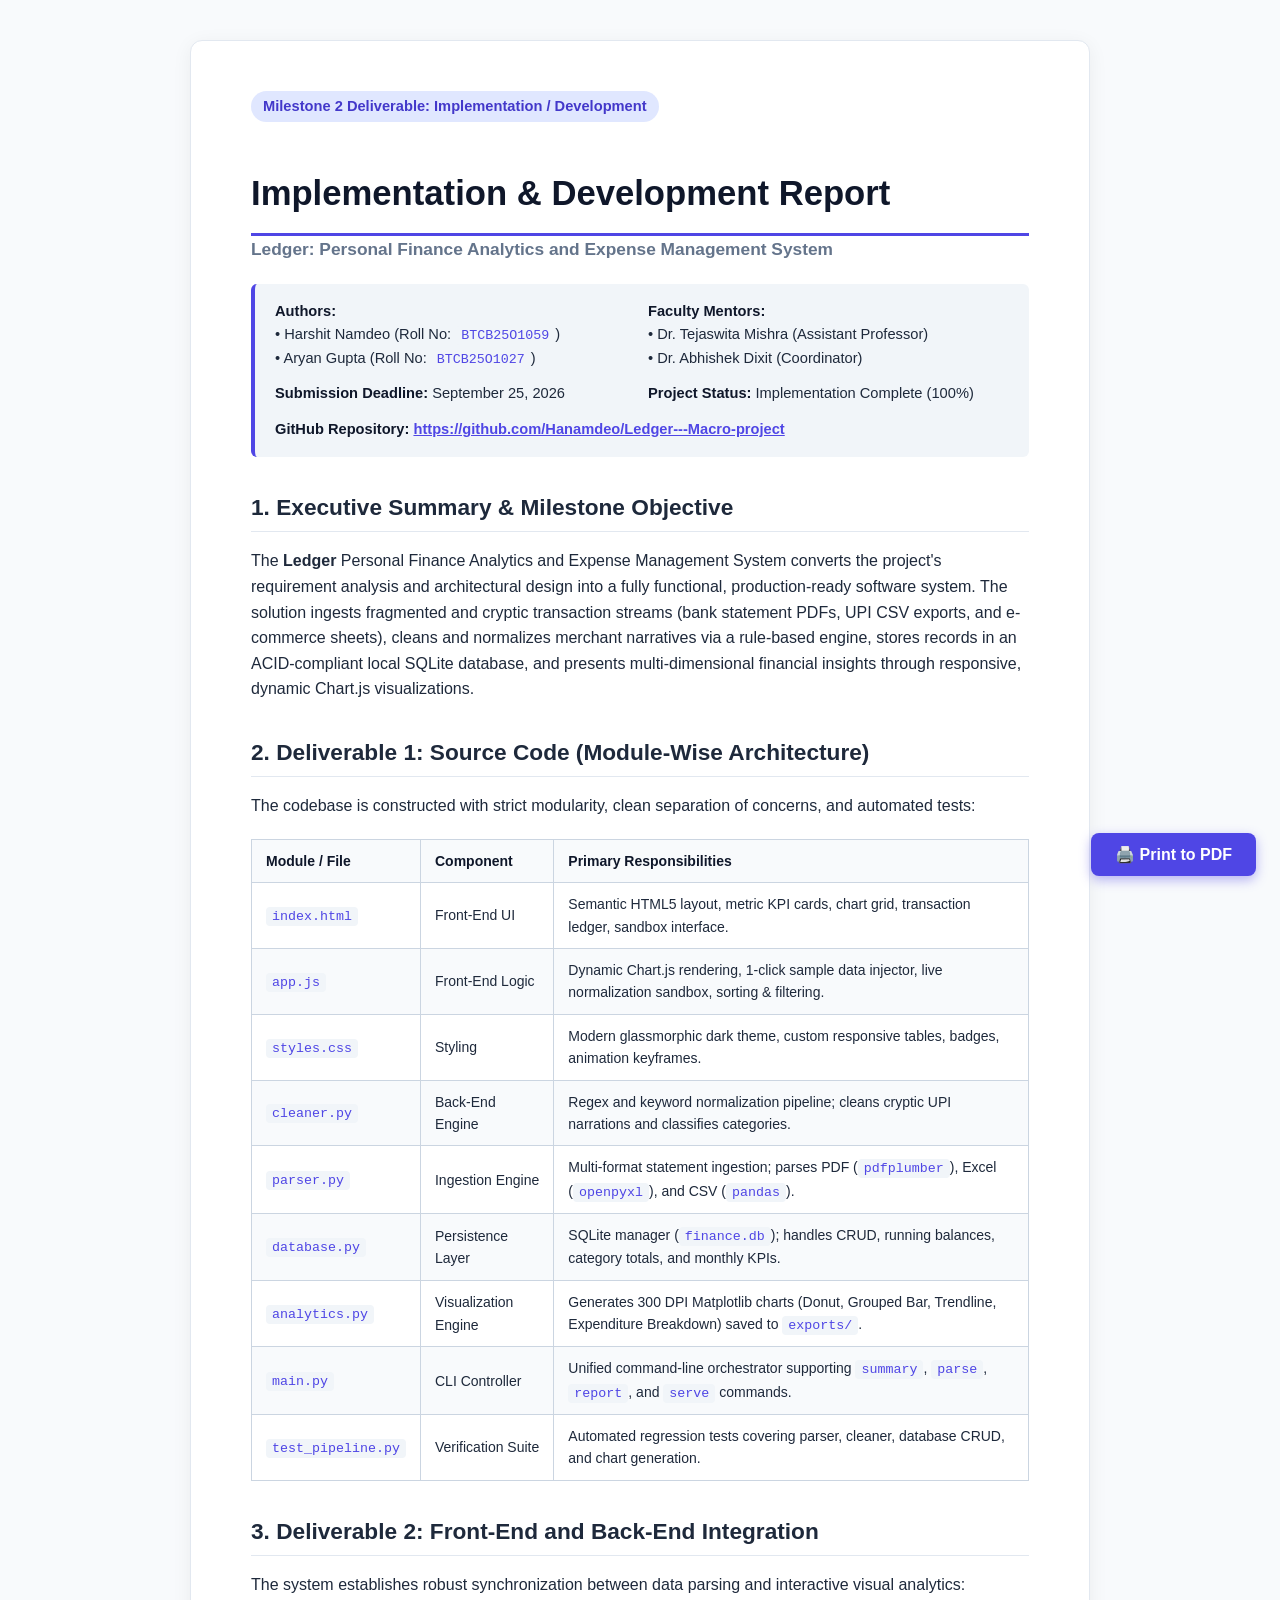
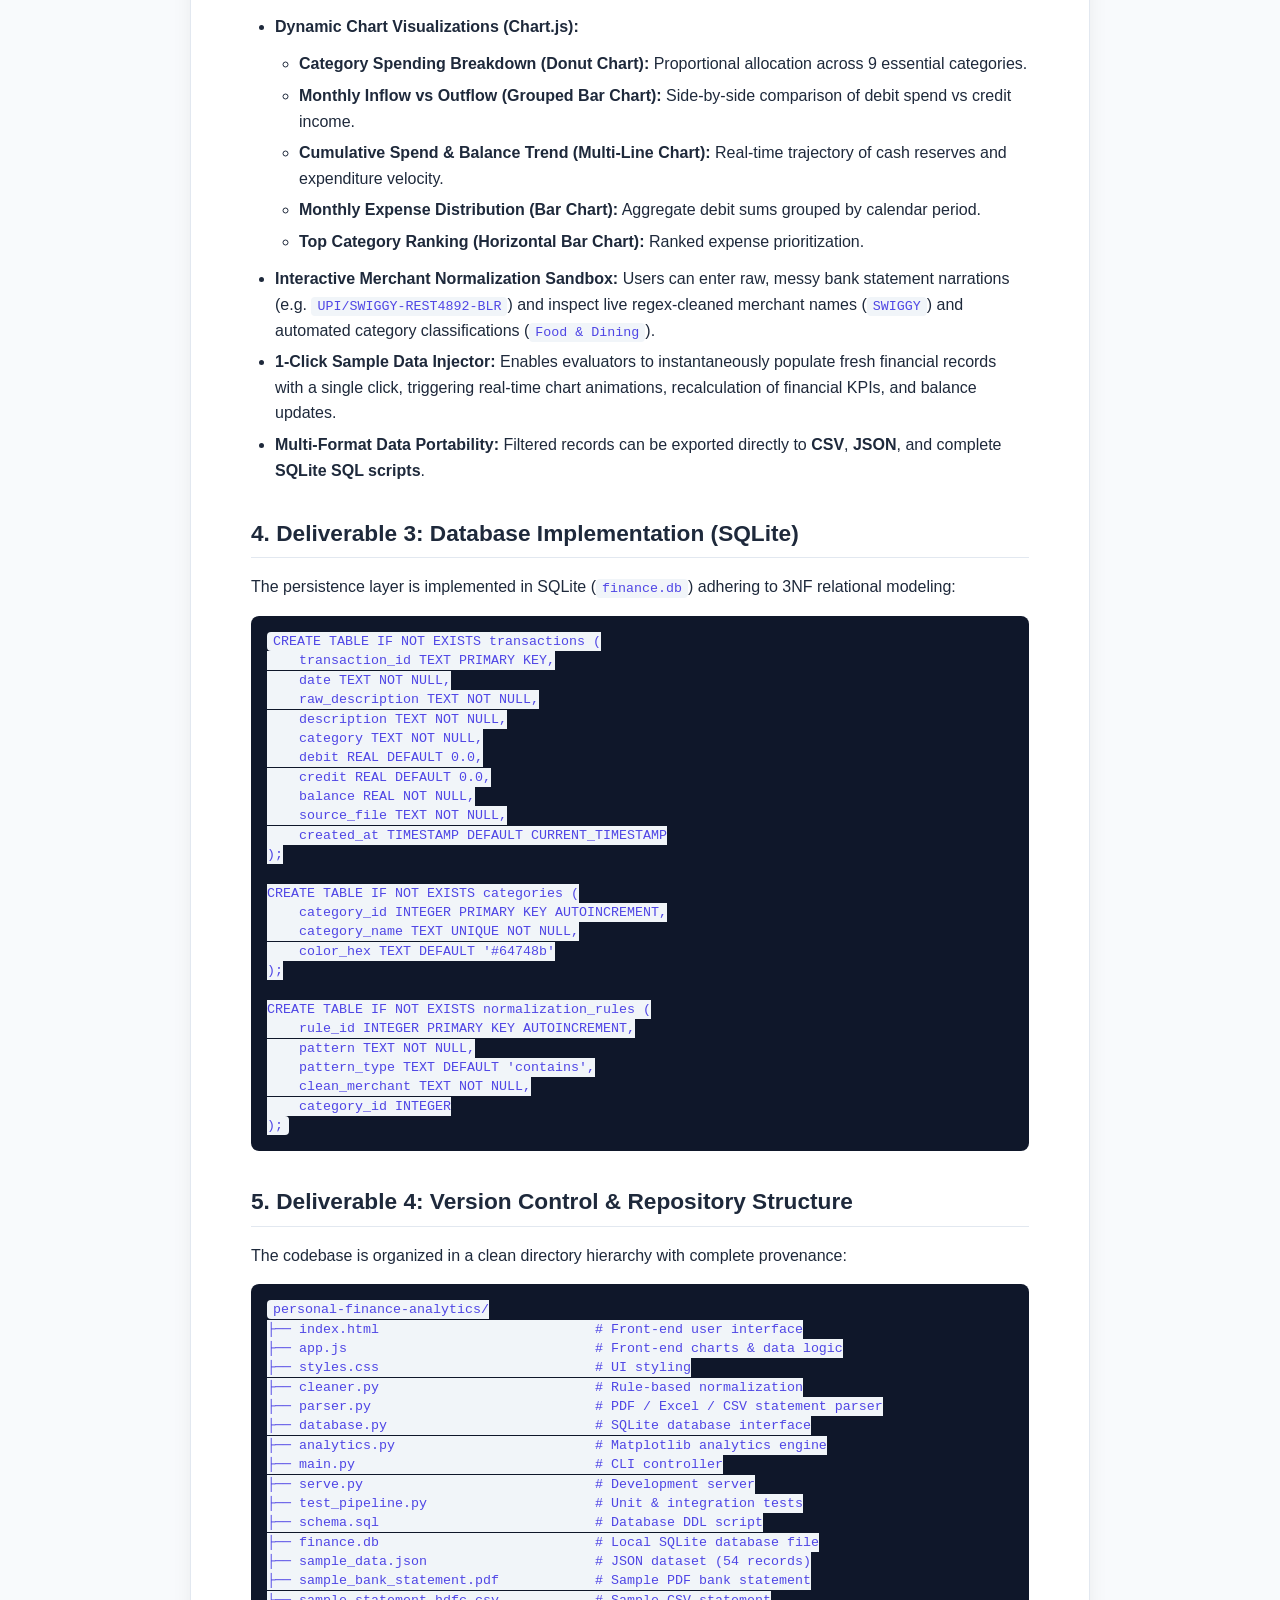
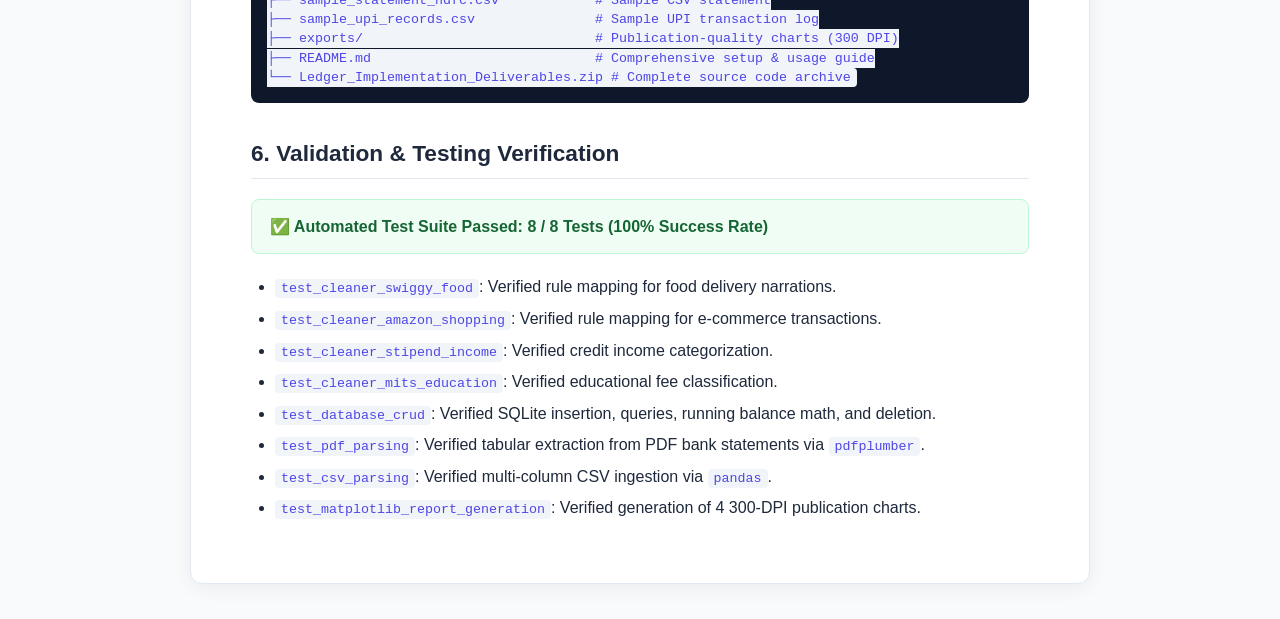
<file: IMPLEMENTATION_REPORT.html>
<!DOCTYPE html>
<html lang="en">
<head>
  <meta charset="UTF-8">
  <title>Implementation & Development Report - Ledger</title>
  <style>
    @media print {
      body { font-size: 11pt; color: #111; }
      .no-print { display: none; }
      .page-break { page-break-before: always; }
      a { color: #111; text-decoration: none; }
    }
    body {
      font-family: 'Segoe UI', -apple-system, BlinkMacSystemFont, Roboto, sans-serif;
      line-height: 1.6;
      color: #1e293b;
      max-width: 900px;
      margin: 0 auto;
      padding: 40px 20px;
      background: #f8fafc;
    }
    .paper {
      background: #ffffff;
      padding: 50px 60px;
      border-radius: 12px;
      box-shadow: 0 4px 20px rgba(0,0,0,0.06);
      border: 1px solid #e2e8f0;
    }
    h1 {
      font-size: 26pt;
      color: #0f172a;
      margin-bottom: 4px;
      font-weight: 800;
      border-bottom: 3px solid #4f46e5;
      padding-bottom: 12px;
    }
    h2 {
      font-size: 17pt;
      color: #1e293b;
      margin-top: 32px;
      margin-bottom: 12px;
      border-bottom: 1px solid #e2e8f0;
      padding-bottom: 6px;
    }
    h3 {
      font-size: 13pt;
      color: #334155;
      margin-top: 20px;
    }
    .badge {
      display: inline-block;
      padding: 4px 12px;
      border-radius: 9999px;
      font-size: 11pt;
      font-weight: 600;
      background: #e0e7ff;
      color: #4338ca;
      margin-bottom: 20px;
    }
    .meta-box {
      background: #f1f5f9;
      border-left: 4px solid #4f46e5;
      padding: 16px 20px;
      border-radius: 6px;
      margin: 20px 0 30px 0;
      display: grid;
      grid-template-columns: 1fr 1fr;
      gap: 12px;
      font-size: 11pt;
    }
    .meta-item strong {
      color: #0f172a;
    }
    table {
      width: 100%;
      border-collapse: collapse;
      margin: 20px 0;
      font-size: 10.5pt;
    }
    th, td {
      border: 1px solid #cbd5e1;
      padding: 10px 14px;
      text-align: left;
    }
    th {
      background: #f8fafc;
      font-weight: 700;
      color: #0f172a;
    }
    tr:nth-child(even) {
      background: #f8fafc;
    }
    code {
      font-family: 'Consolas', monospace;
      background: #f1f5f9;
      padding: 2px 6px;
      border-radius: 4px;
      color: #4f46e5;
      font-size: 10pt;
    }
    pre {
      background: #0f172a;
      color: #f8fafc;
      padding: 16px;
      border-radius: 8px;
      overflow-x: auto;
      font-family: 'Consolas', monospace;
      font-size: 9.5pt;
      line-height: 1.45;
    }
    ul, ol {
      padding-left: 24px;
      margin: 12px 0;
    }
    li {
      margin-bottom: 6px;
    }
    .highlight-card {
      background: #f0fdf4;
      border: 1px solid #bbf7d0;
      color: #166534;
      padding: 14px 18px;
      border-radius: 8px;
      font-weight: 600;
      margin: 20px 0;
    }
    .print-btn {
      position: fixed;
      bottom: 24px;
      right: 24px;
      background: #4f46e5;
      color: white;
      border: none;
      padding: 12px 24px;
      border-radius: 8px;
      font-weight: 600;
      cursor: pointer;
      box-shadow: 0 4px 12px rgba(79, 70, 229, 0.4);
      font-size: 12pt;
      transition: background 0.2s;
    }
    .print-btn:hover {
      background: #4338ca;
    }
  </style>
</head>
<body>

  <button class="print-btn no-print" onclick="window.print()">🖨️ Print to PDF</button>

  <div class="paper">
    <div class="badge">Milestone 2 Deliverable: Implementation / Development</div>
    <h1>Implementation & Development Report</h1>
    <h3 style="color:#64748b; margin-top: -4px;">Ledger: Personal Finance Analytics and Expense Management System</h3>

    <div class="meta-box">
      <div class="meta-item">
        <strong>Authors:</strong><br>
        • Harshit Namdeo (Roll No: <code>BTCB25O1059</code>)<br>
        • Aryan Gupta (Roll No: <code>BTCB25O1027</code>)
      </div>
      <div class="meta-item">
        <strong>Faculty Mentors:</strong><br>
        • Dr. Tejaswita Mishra (Assistant Professor)<br>
        • Dr. Abhishek Dixit (Coordinator)
      </div>
      <div class="meta-item">
        <strong>Submission Deadline:</strong> September 25, 2026
      </div>
      <div class="meta-item">
        <strong>Project Status:</strong> Implementation Complete (100%)
      </div>
      <div class="meta-item" style="grid-column: span 2;">
        <strong>GitHub Repository:</strong> <a href="https://github.com/Hanamdeo/Ledger---Macro-project" target="_blank" style="color: #4f46e5; font-weight: 600;">https://github.com/Hanamdeo/Ledger---Macro-project</a>
      </div>
    </div>

    <h2>1. Executive Summary & Milestone Objective</h2>
    <p>
      The <strong>Ledger</strong> Personal Finance Analytics and Expense Management System converts the project's requirement analysis and architectural design into a fully functional, production-ready software system. The solution ingests fragmented and cryptic transaction streams (bank statement PDFs, UPI CSV exports, and e-commerce sheets), cleans and normalizes merchant narratives via a rule-based engine, stores records in an ACID-compliant local SQLite database, and presents multi-dimensional financial insights through responsive, dynamic Chart.js visualizations.
    </p>

    <h2>2. Deliverable 1: Source Code (Module-Wise Architecture)</h2>
    <p>The codebase is constructed with strict modularity, clean separation of concerns, and automated tests:</p>
    <table>
      <thead>
        <tr>
          <th>Module / File</th>
          <th>Component</th>
          <th>Primary Responsibilities</th>
        </tr>
      </thead>
      <tbody>
        <tr>
          <td><code>index.html</code></td>
          <td>Front-End UI</td>
          <td>Semantic HTML5 layout, metric KPI cards, chart grid, transaction ledger, sandbox interface.</td>
        </tr>
        <tr>
          <td><code>app.js</code></td>
          <td>Front-End Logic</td>
          <td>Dynamic Chart.js rendering, 1-click sample data injector, live normalization sandbox, sorting & filtering.</td>
        </tr>
        <tr>
          <td><code>styles.css</code></td>
          <td>Styling</td>
          <td>Modern glassmorphic dark theme, custom responsive tables, badges, animation keyframes.</td>
        </tr>
        <tr>
          <td><code>cleaner.py</code></td>
          <td>Back-End Engine</td>
          <td>Regex and keyword normalization pipeline; cleans cryptic UPI narrations and classifies categories.</td>
        </tr>
        <tr>
          <td><code>parser.py</code></td>
          <td>Ingestion Engine</td>
          <td>Multi-format statement ingestion; parses PDF (<code>pdfplumber</code>), Excel (<code>openpyxl</code>), and CSV (<code>pandas</code>).</td>
        </tr>
        <tr>
          <td><code>database.py</code></td>
          <td>Persistence Layer</td>
          <td>SQLite manager (<code>finance.db</code>); handles CRUD, running balances, category totals, and monthly KPIs.</td>
        </tr>
        <tr>
          <td><code>analytics.py</code></td>
          <td>Visualization Engine</td>
          <td>Generates 300 DPI Matplotlib charts (Donut, Grouped Bar, Trendline, Expenditure Breakdown) saved to <code>exports/</code>.</td>
        </tr>
        <tr>
          <td><code>main.py</code></td>
          <td>CLI Controller</td>
          <td>Unified command-line orchestrator supporting <code>summary</code>, <code>parse</code>, <code>report</code>, and <code>serve</code> commands.</td>
        </tr>
        <tr>
          <td><code>test_pipeline.py</code></td>
          <td>Verification Suite</td>
          <td>Automated regression tests covering parser, cleaner, database CRUD, and chart generation.</td>
        </tr>
      </tbody>
    </table>

    <div class="page-break"></div>

    <h2>3. Deliverable 2: Front-End and Back-End Integration</h2>
    <p>The system establishes robust synchronization between data parsing and interactive visual analytics:</p>
    <ul>
      <li><strong>Dynamic Chart Visualizations (Chart.js):</strong>
        <ul>
          <li><strong>Category Spending Breakdown (Donut Chart):</strong> Proportional allocation across 9 essential categories.</li>
          <li><strong>Monthly Inflow vs Outflow (Grouped Bar Chart):</strong> Side-by-side comparison of debit spend vs credit income.</li>
          <li><strong>Cumulative Spend & Balance Trend (Multi-Line Chart):</strong> Real-time trajectory of cash reserves and expenditure velocity.</li>
          <li><strong>Monthly Expense Distribution (Bar Chart):</strong> Aggregate debit sums grouped by calendar period.</li>
          <li><strong>Top Category Ranking (Horizontal Bar Chart):</strong> Ranked expense prioritization.</li>
        </ul>
      </li>
      <li><strong>Interactive Merchant Normalization Sandbox:</strong> Users can enter raw, messy bank statement narrations (e.g. <code>UPI/SWIGGY-REST4892-BLR</code>) and inspect live regex-cleaned merchant names (<code>SWIGGY</code>) and automated category classifications (<code>Food & Dining</code>).</li>
      <li><strong>1-Click Sample Data Injector:</strong> Enables evaluators to instantaneously populate fresh financial records with a single click, triggering real-time chart animations, recalculation of financial KPIs, and balance updates.</li>
      <li><strong>Multi-Format Data Portability:</strong> Filtered records can be exported directly to <strong>CSV</strong>, <strong>JSON</strong>, and complete <strong>SQLite SQL scripts</strong>.</li>
    </ul>

    <h2>4. Deliverable 3: Database Implementation (SQLite)</h2>
    <p>The persistence layer is implemented in SQLite (<code>finance.db</code>) adhering to 3NF relational modeling:</p>
    <pre><code>CREATE TABLE IF NOT EXISTS transactions (
    transaction_id TEXT PRIMARY KEY,
    date TEXT NOT NULL,
    raw_description TEXT NOT NULL,
    description TEXT NOT NULL,
    category TEXT NOT NULL,
    debit REAL DEFAULT 0.0,
    credit REAL DEFAULT 0.0,
    balance REAL NOT NULL,
    source_file TEXT NOT NULL,
    created_at TIMESTAMP DEFAULT CURRENT_TIMESTAMP
);

CREATE TABLE IF NOT EXISTS categories (
    category_id INTEGER PRIMARY KEY AUTOINCREMENT,
    category_name TEXT UNIQUE NOT NULL,
    color_hex TEXT DEFAULT '#64748b'
);

CREATE TABLE IF NOT EXISTS normalization_rules (
    rule_id INTEGER PRIMARY KEY AUTOINCREMENT,
    pattern TEXT NOT NULL,
    pattern_type TEXT DEFAULT 'contains',
    clean_merchant TEXT NOT NULL,
    category_id INTEGER
);</code></pre>

    <h2>5. Deliverable 4: Version Control & Repository Structure</h2>
    <p>The codebase is organized in a clean directory hierarchy with complete provenance:</p>
    <pre><code>personal-finance-analytics/
├── index.html                           # Front-end user interface
├── app.js                               # Front-end charts & data logic
├── styles.css                           # UI styling
├── cleaner.py                           # Rule-based normalization
├── parser.py                            # PDF / Excel / CSV statement parser
├── database.py                          # SQLite database interface
├── analytics.py                         # Matplotlib analytics engine
├── main.py                              # CLI controller
├── serve.py                             # Development server
├── test_pipeline.py                     # Unit & integration tests
├── schema.sql                           # Database DDL script
├── finance.db                           # Local SQLite database file
├── sample_data.json                     # JSON dataset (54 records)
├── sample_bank_statement.pdf            # Sample PDF bank statement
├── sample_statement_hdfc.csv            # Sample CSV statement
├── sample_upi_records.csv               # Sample UPI transaction log
├── exports/                             # Publication-quality charts (300 DPI)
├── README.md                            # Comprehensive setup & usage guide
└── Ledger_Implementation_Deliverables.zip # Complete source code archive</code></pre>

    <h2>6. Validation & Testing Verification</h2>
    <div class="highlight-card">
      ✅ Automated Test Suite Passed: 8 / 8 Tests (100% Success Rate)
    </div>
    <ul>
      <li><code>test_cleaner_swiggy_food</code>: Verified rule mapping for food delivery narrations.</li>
      <li><code>test_cleaner_amazon_shopping</code>: Verified rule mapping for e-commerce transactions.</li>
      <li><code>test_cleaner_stipend_income</code>: Verified credit income categorization.</li>
      <li><code>test_cleaner_mits_education</code>: Verified educational fee classification.</li>
      <li><code>test_database_crud</code>: Verified SQLite insertion, queries, running balance math, and deletion.</li>
      <li><code>test_pdf_parsing</code>: Verified tabular extraction from PDF bank statements via <code>pdfplumber</code>.</li>
      <li><code>test_csv_parsing</code>: Verified multi-column CSV ingestion via <code>pandas</code>.</li>
      <li><code>test_matplotlib_report_generation</code>: Verified generation of 4 300-DPI publication charts.</li>
    </ul>
  </div>
</body>
</html>
</file>
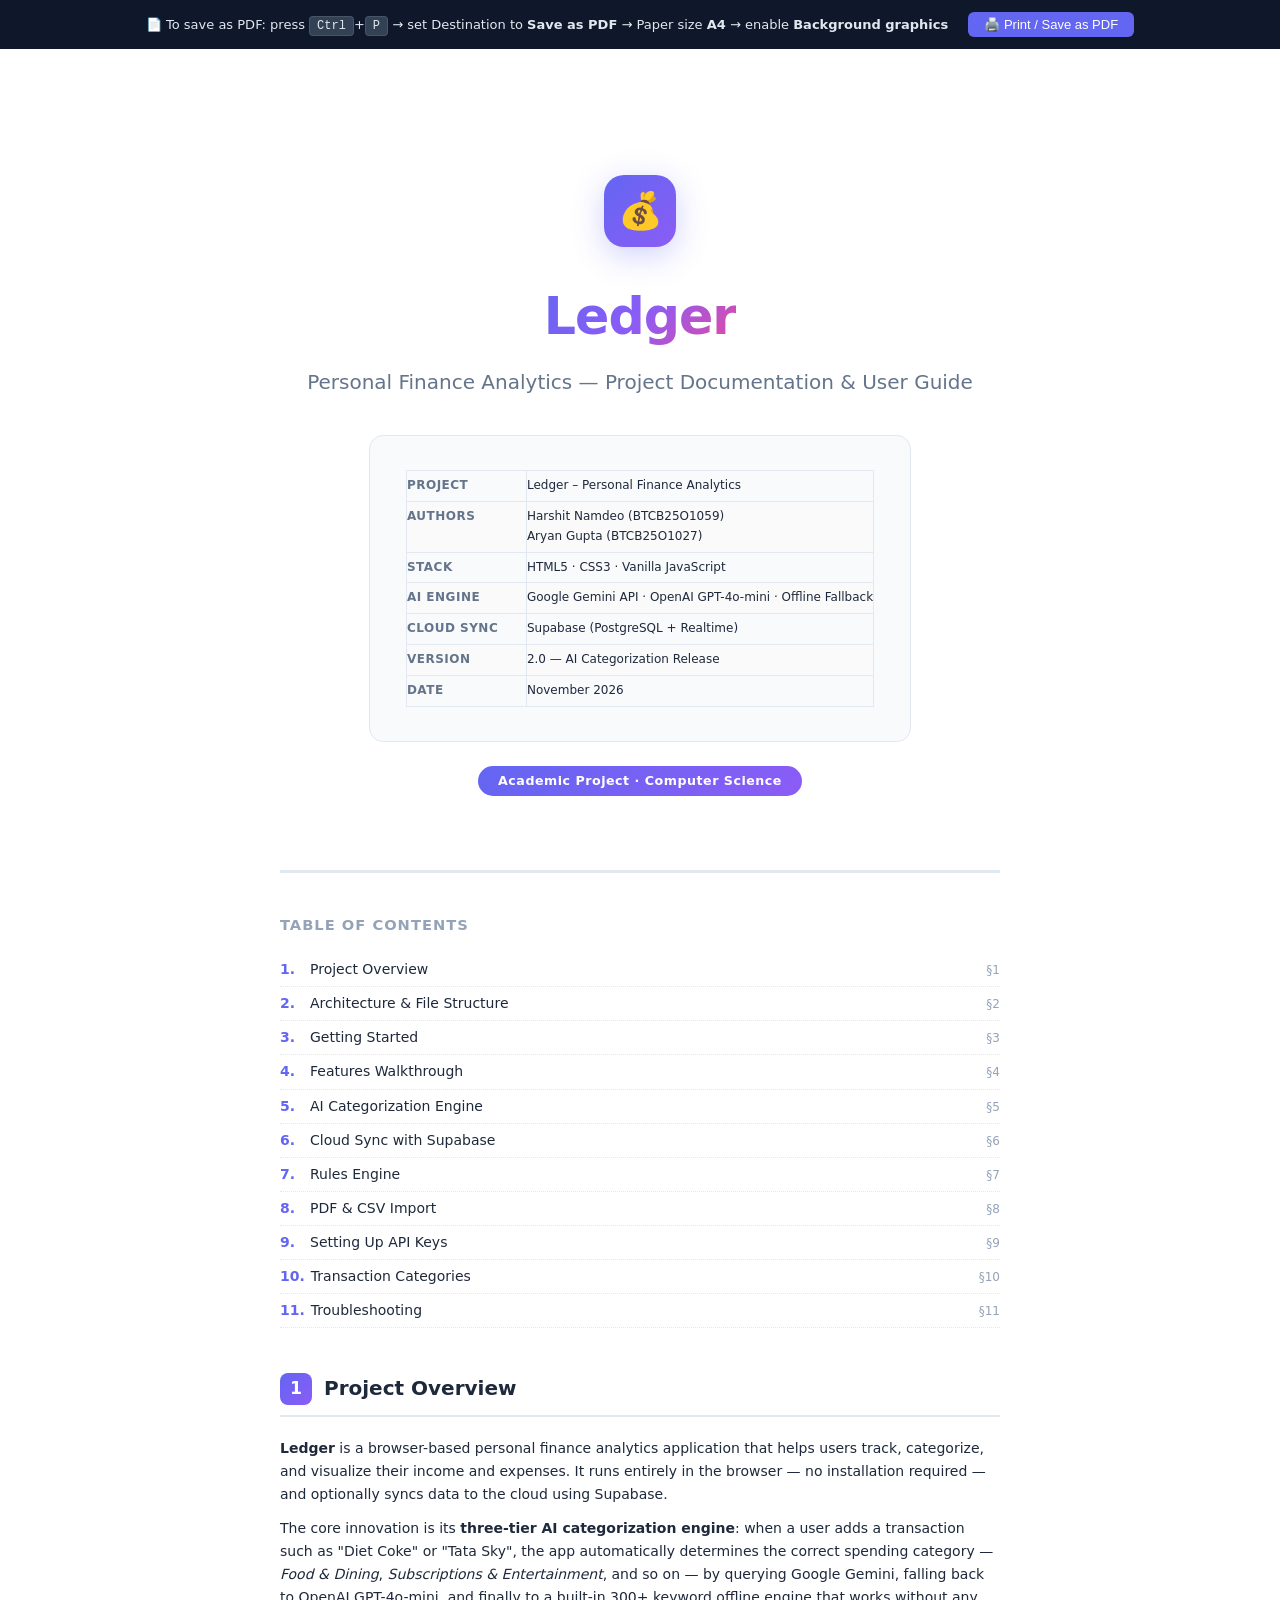
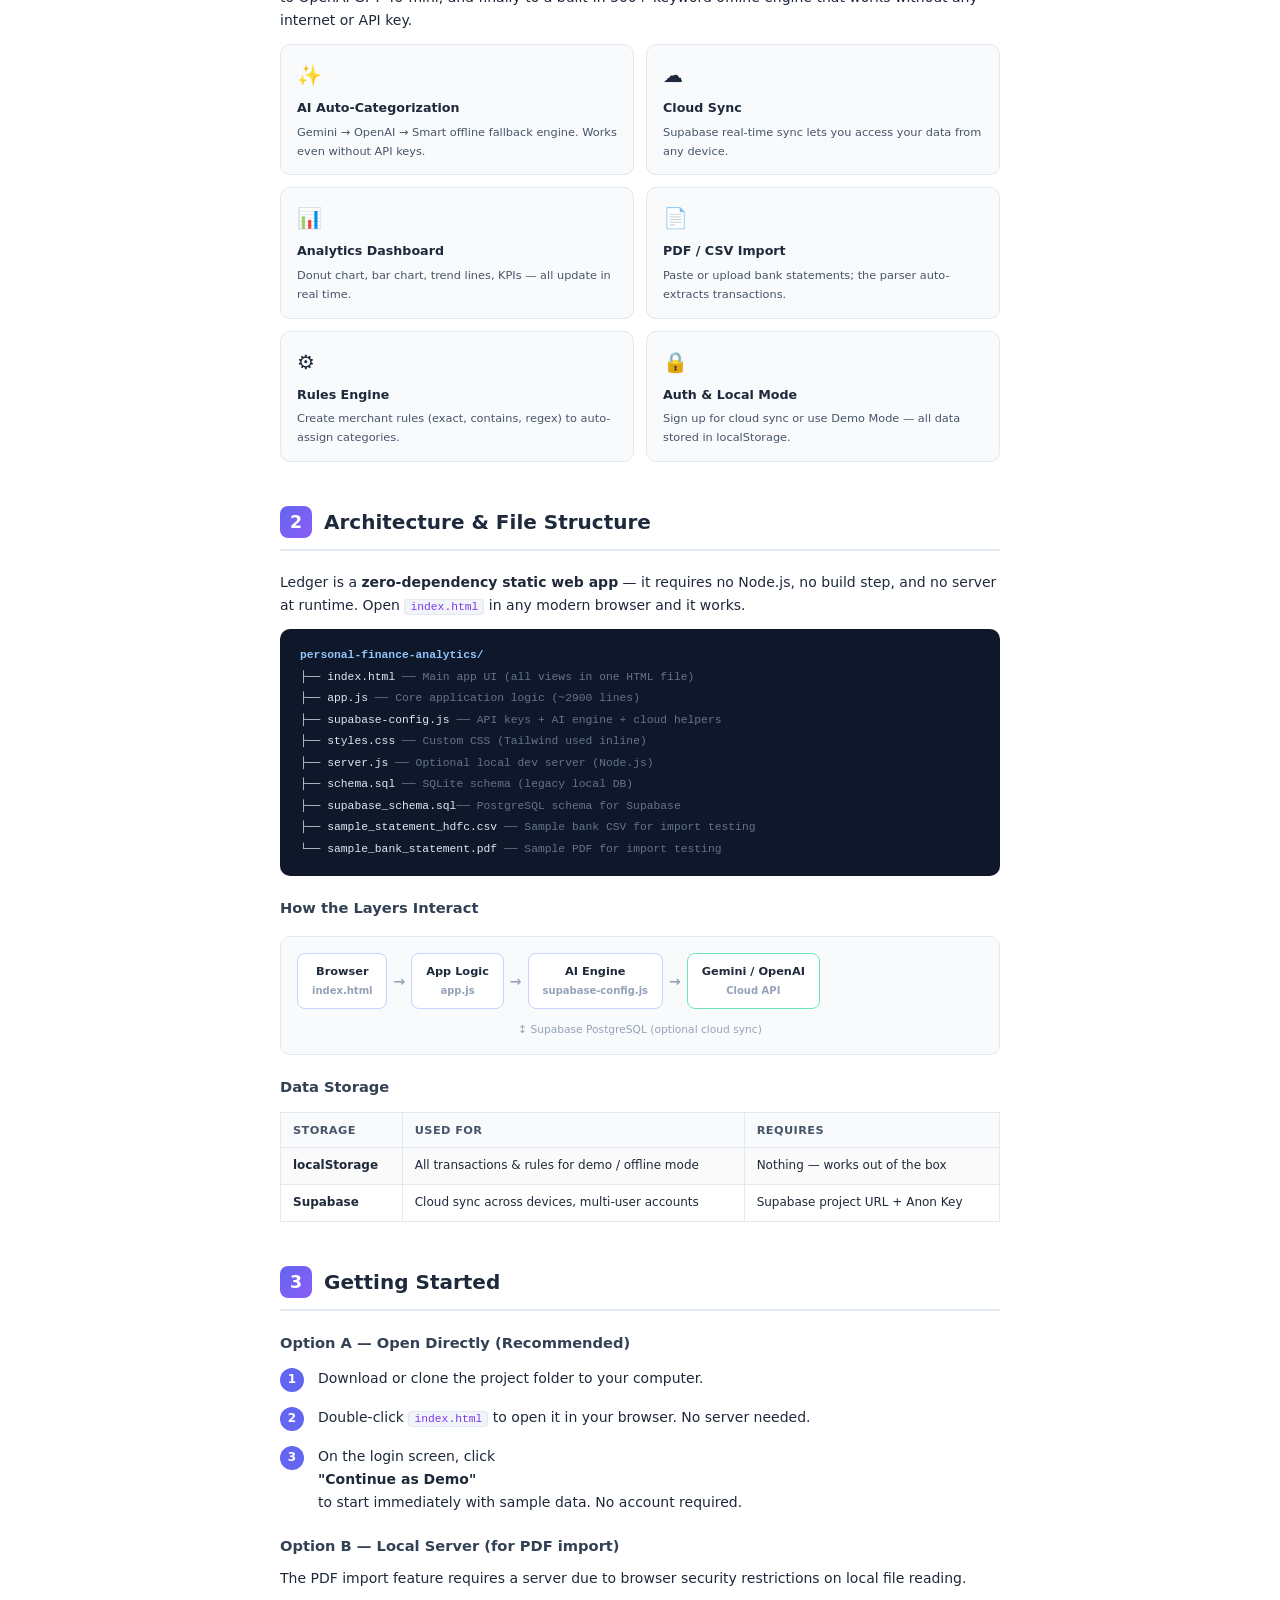
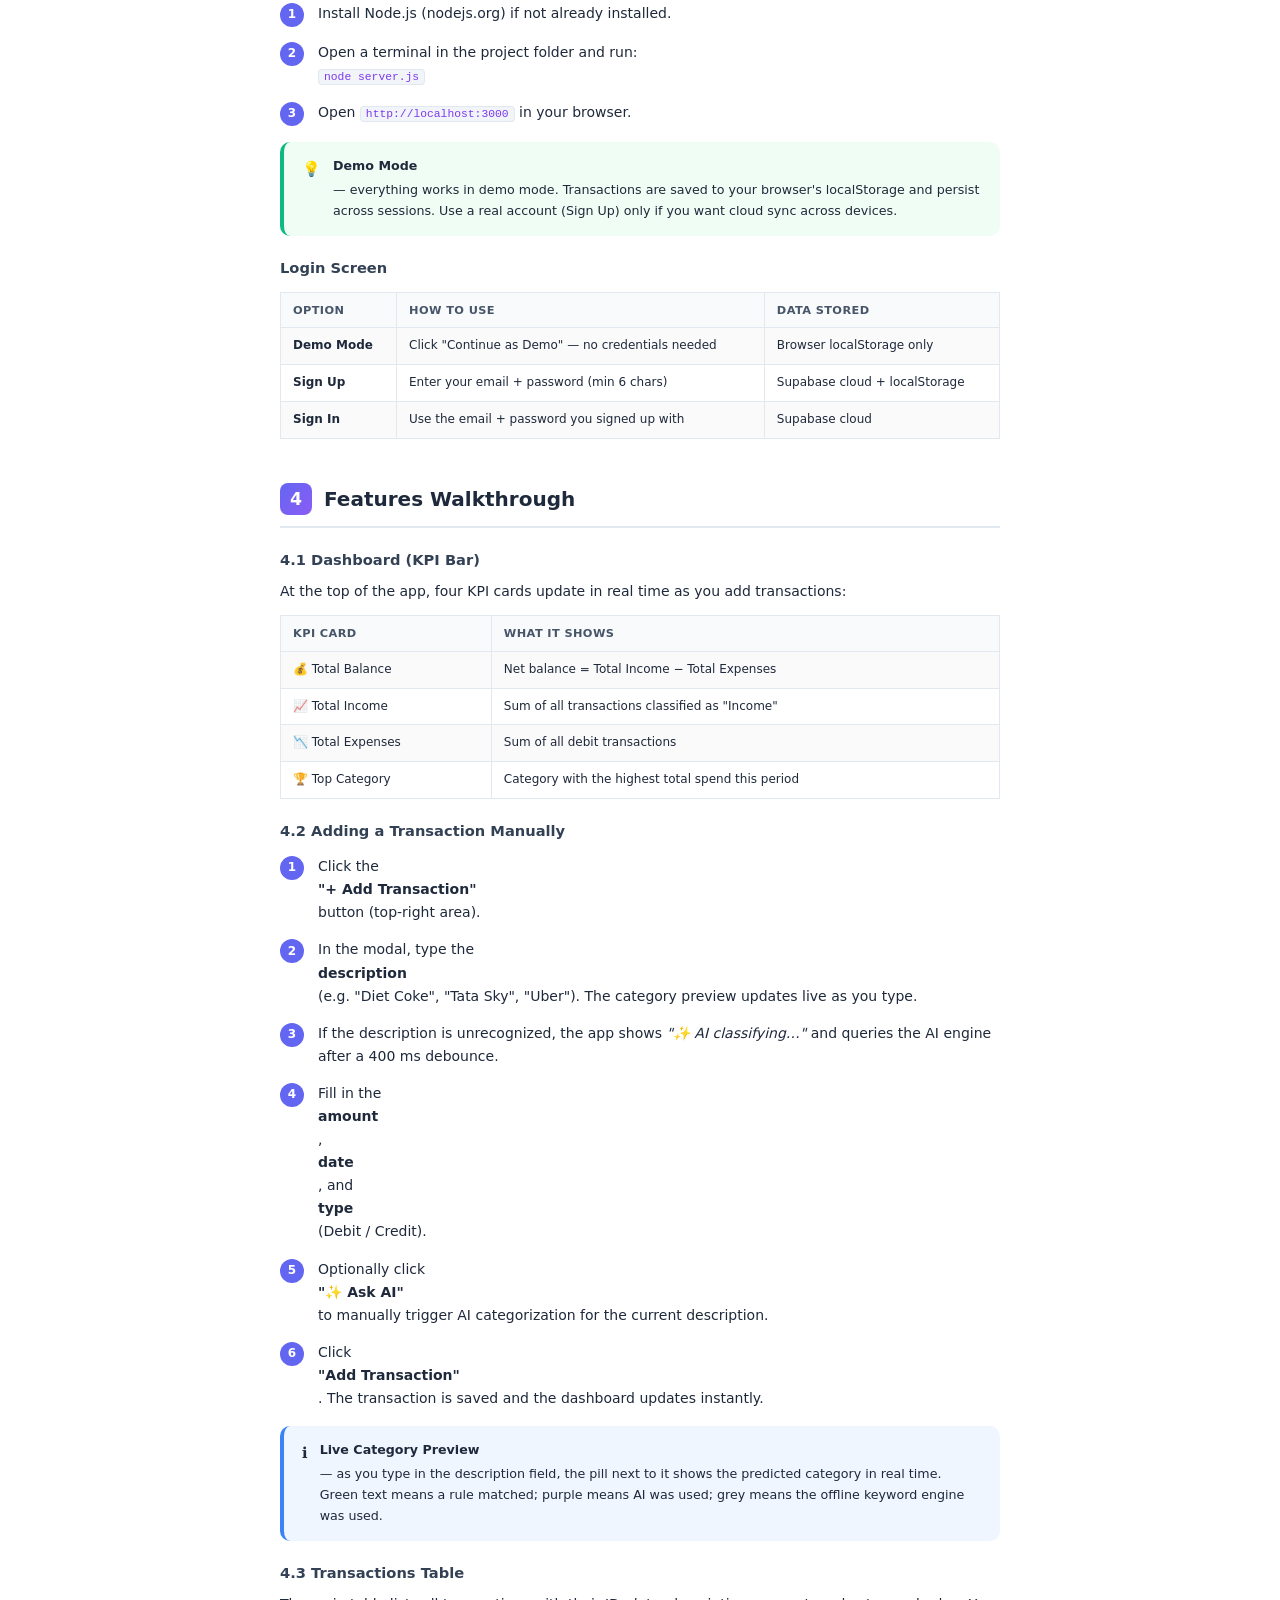
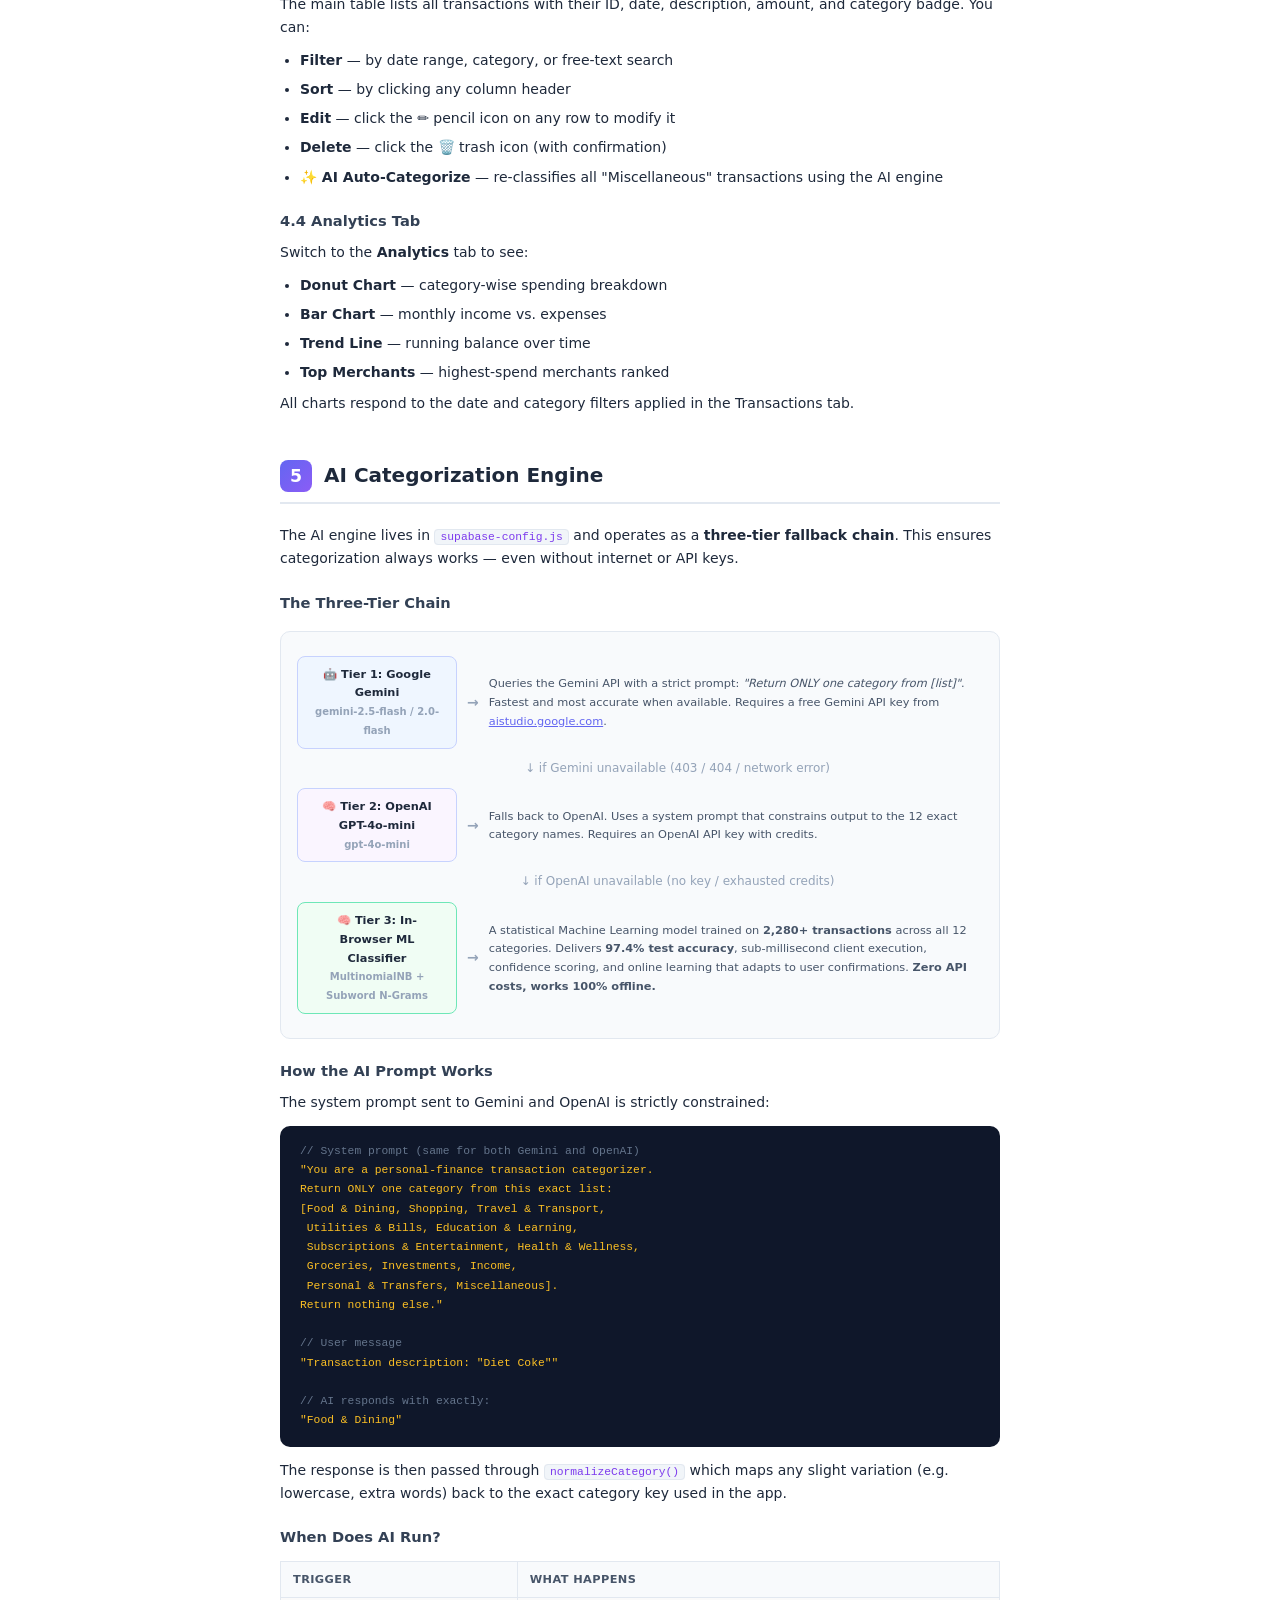
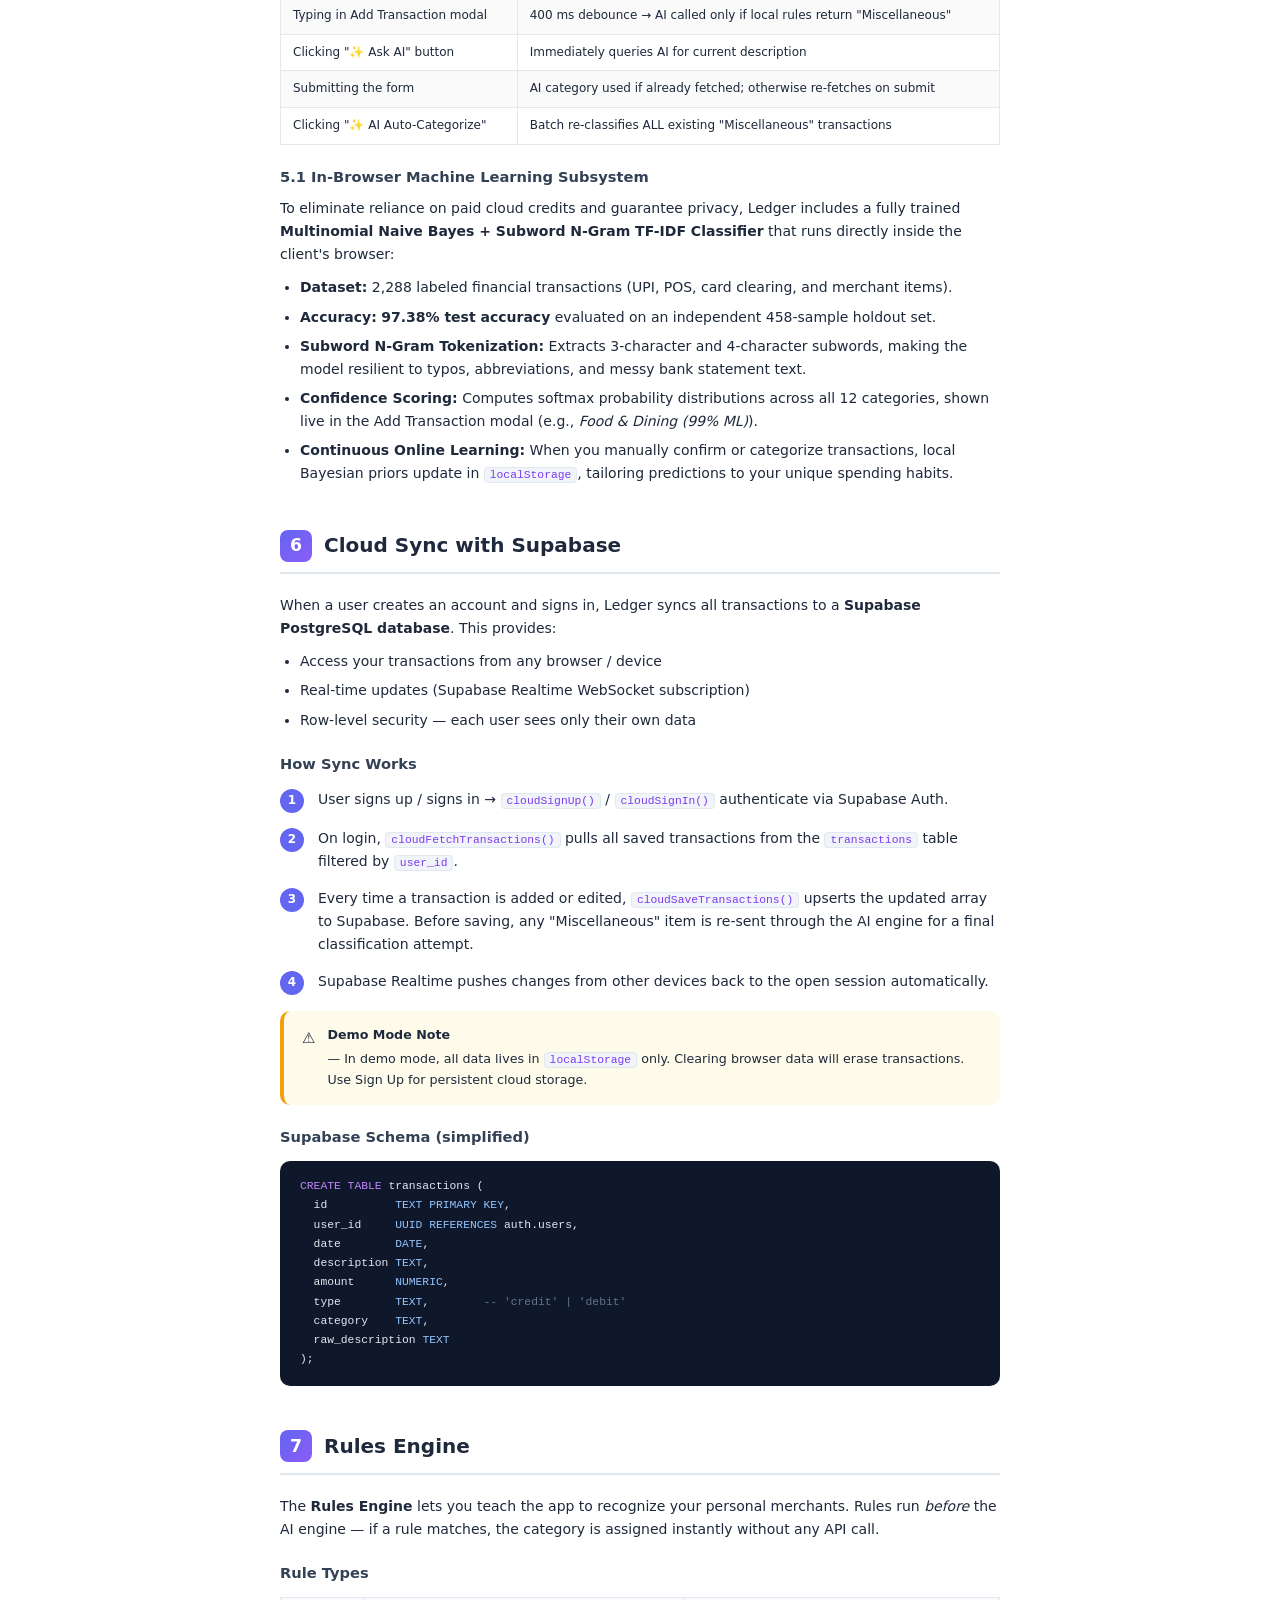
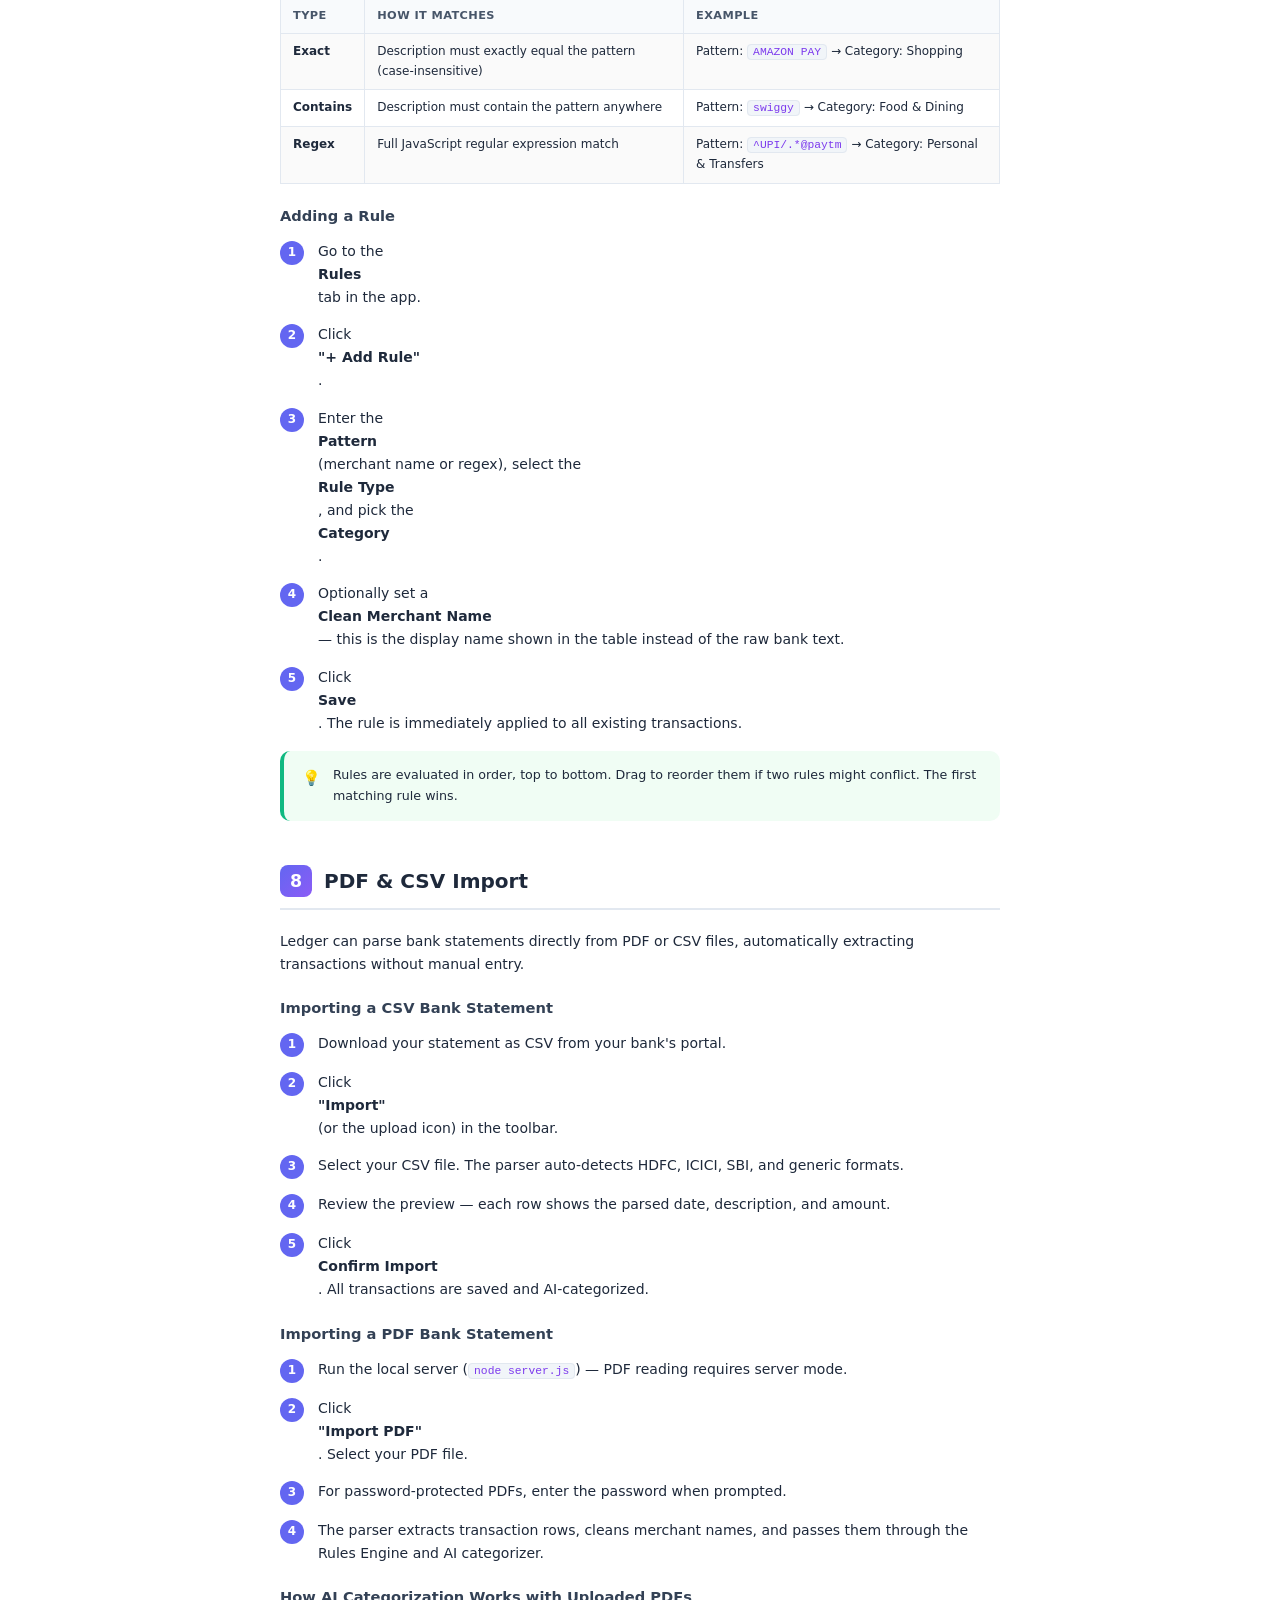
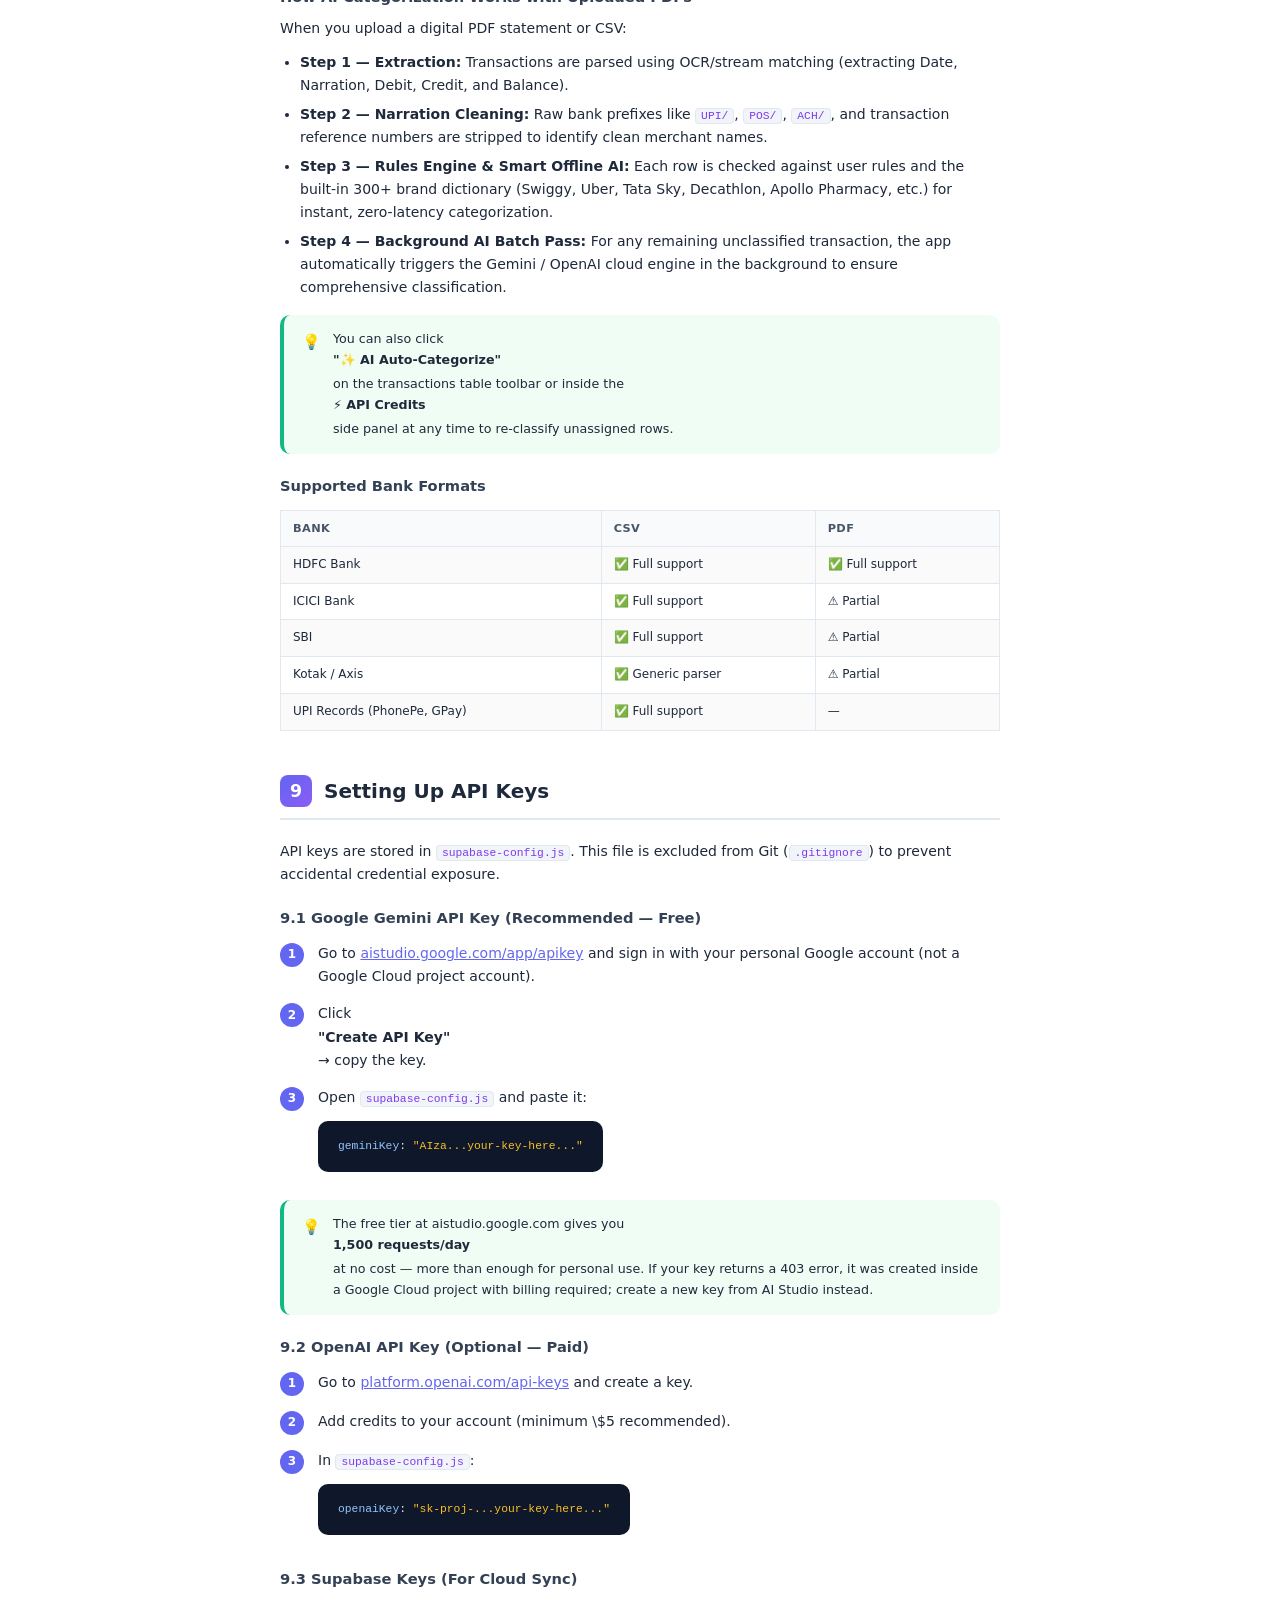
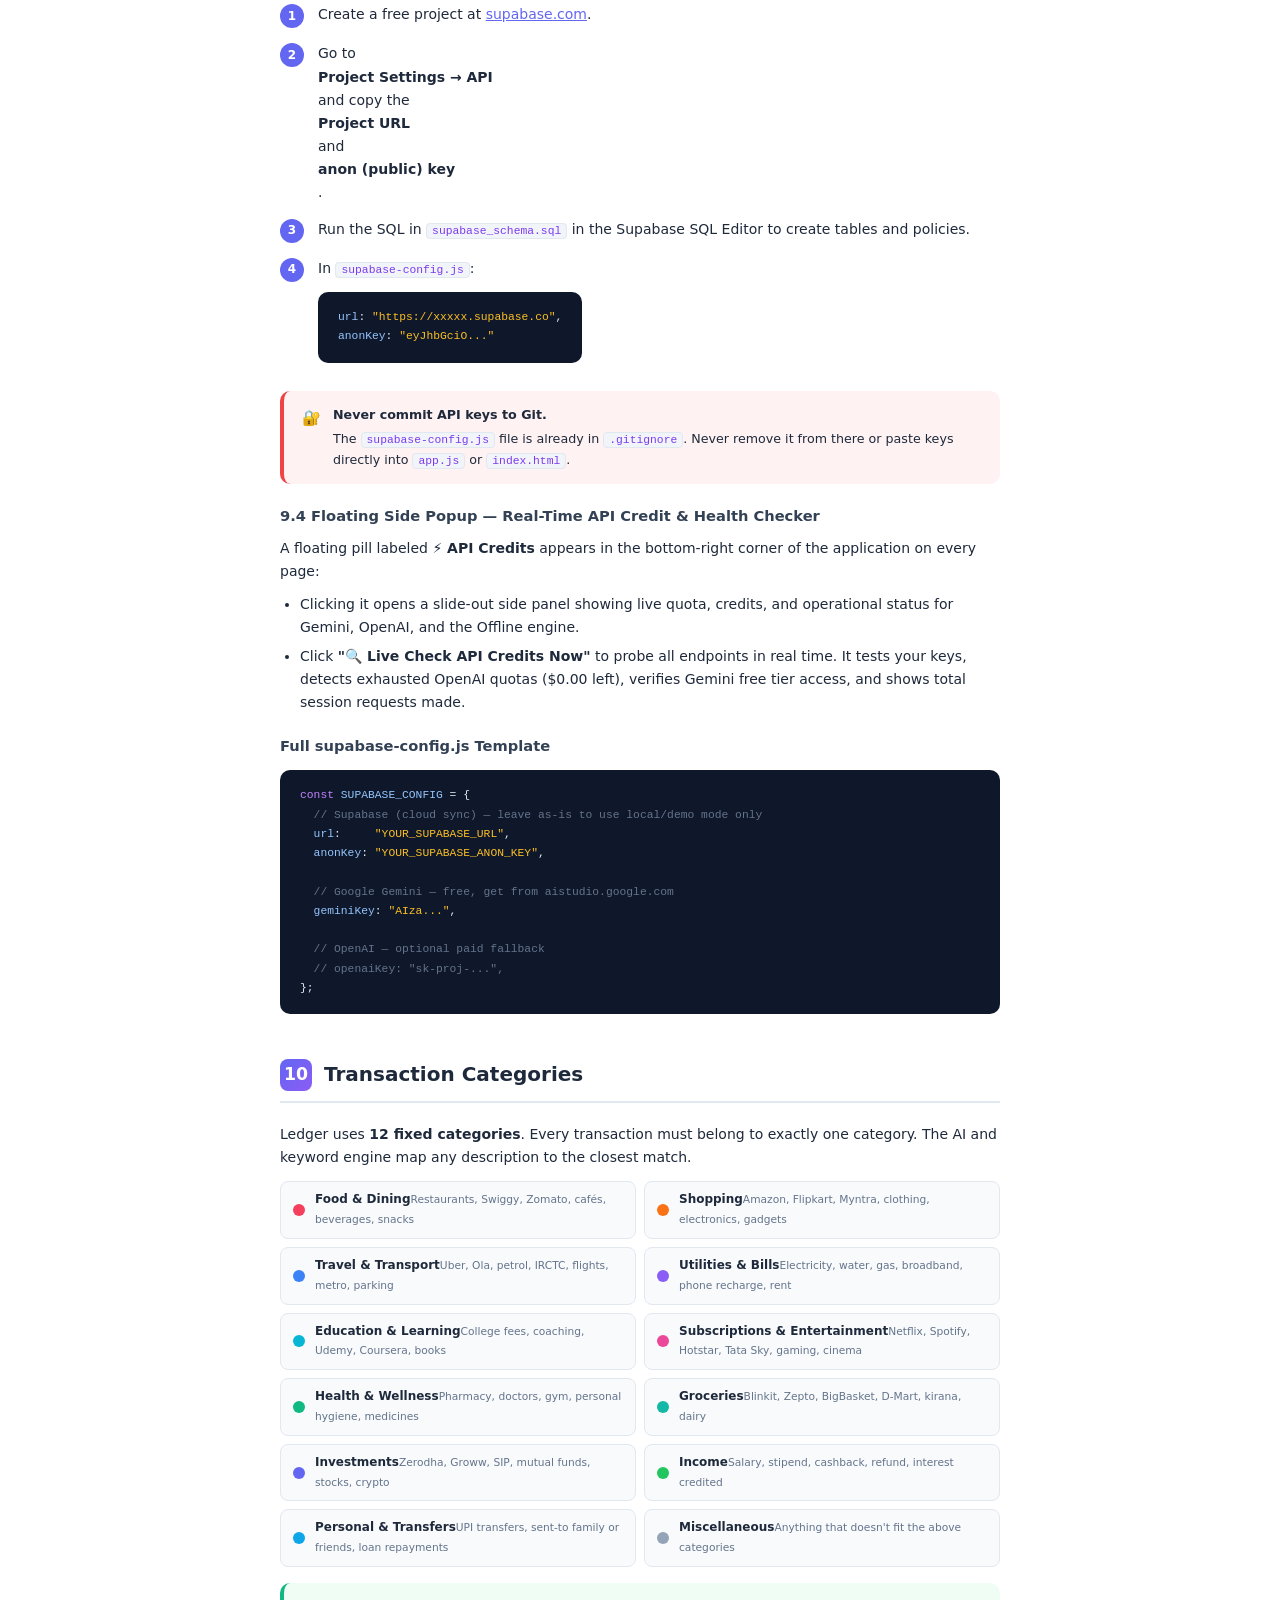
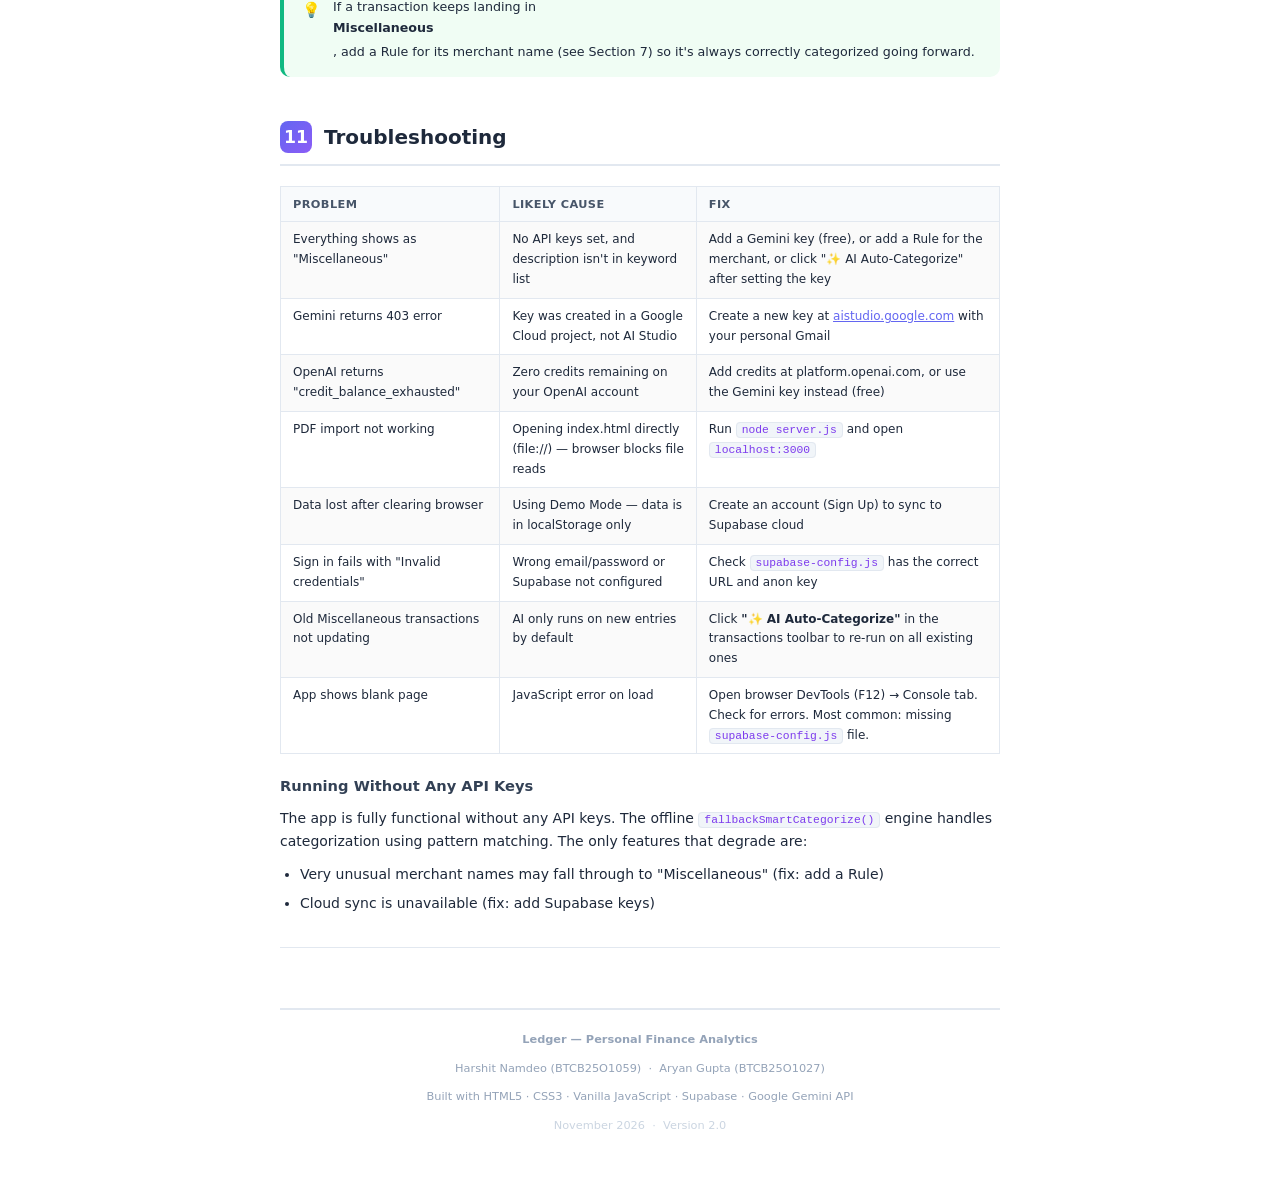
<file: USER_GUIDE.html>
<!DOCTYPE html>
<html lang="en">
<head>
  <meta charset="UTF-8" />
  <meta name="viewport" content="width=device-width, initial-scale=1.0" />
  <title>Ledger – User Guide & Project Documentation</title>
  <style>
    /* ===== BASE ===== */
    *, *::before, *::after { box-sizing: border-box; margin: 0; padding: 0; }
    html { font-size: 10.5pt; }
    body {
      font-family: 'Segoe UI', system-ui, -apple-system, sans-serif;
      color: #1e293b;
      background: #fff;
      line-height: 1.65;
    }

    /* ===== PRINT SETUP ===== */
    @page {
      size: A4;
      margin: 18mm 18mm 20mm 18mm;
    }
    @media print {
      .no-print { display: none !important; }
      .page-break { page-break-before: always; }
      body { font-size: 9.5pt; }
      h1 { font-size: 20pt; }
      h2 { font-size: 13pt; }
      h3 { font-size: 10.5pt; }
      .cover { min-height: unset; padding: 60px 0 40px; }
    }

    /* ===== PRINT HINT BAR ===== */
    .print-hint {
      background: #0f172a;
      color: #e2e8f0;
      text-align: center;
      padding: 12px 20px;
      font-size: 13px;
      position: sticky;
      top: 0;
      z-index: 100;
    }
    .print-hint kbd {
      background: #334155;
      border: 1px solid #475569;
      border-radius: 4px;
      padding: 2px 7px;
      font-family: monospace;
      font-size: 12px;
    }
    .print-hint button {
      margin-left: 16px;
      background: #6366f1;
      color: #fff;
      border: none;
      border-radius: 6px;
      padding: 5px 16px;
      cursor: pointer;
      font-size: 13px;
    }
    .print-hint button:hover { background: #4f46e5; }

    /* ===== LAYOUT ===== */
    .page { max-width: 800px; margin: 0 auto; padding: 32px 40px; }

    /* ===== COVER PAGE ===== */
    .cover {
      min-height: 88vh;
      display: flex;
      flex-direction: column;
      justify-content: center;
      align-items: center;
      text-align: center;
      padding: 80px 0 60px;
      border-bottom: 3px solid #e2e8f0;
    }
    .cover-logo {
      width: 72px; height: 72px;
      background: linear-gradient(135deg, #6366f1 0%, #8b5cf6 100%);
      border-radius: 20px;
      display: flex; align-items: center; justify-content: center;
      font-size: 36px;
      margin-bottom: 28px;
      box-shadow: 0 8px 32px rgba(99,102,241,0.3);
    }
    .cover h1 {
      font-size: 38pt;
      font-weight: 800;
      letter-spacing: -1px;
      background: linear-gradient(135deg, #6366f1, #8b5cf6, #ec4899);
      -webkit-background-clip: text;
      -webkit-text-fill-color: transparent;
      background-clip: text;
      margin-bottom: 8px;
    }
    .cover .subtitle {
      font-size: 15pt;
      color: #64748b;
      margin-bottom: 36px;
      font-weight: 400;
    }
    .cover-meta {
      background: #f8fafc;
      border: 1px solid #e2e8f0;
      border-radius: 14px;
      padding: 22px 36px;
      text-align: left;
      min-width: 360px;
    }
    .cover-meta table { width: 100%; border-collapse: collapse; }
    .cover-meta td { padding: 5px 0; vertical-align: top; }
    .cover-meta td:first-child { color: #64748b; width: 120px; font-size: 9pt; font-weight: 600; text-transform: uppercase; letter-spacing: 0.5px; padding-right: 16px; }
    .cover-meta td:last-child { color: #1e293b; font-weight: 500; }
    .cover-tag {
      display: inline-block;
      margin-top: 24px;
      background: linear-gradient(135deg, #6366f1, #8b5cf6);
      color: #fff;
      border-radius: 100px;
      padding: 5px 20px;
      font-size: 9.5pt;
      font-weight: 600;
      letter-spacing: 0.5px;
    }

    /* ===== TOC ===== */
    .toc { margin: 40px 0; }
    .toc h2 { font-size: 11pt; text-transform: uppercase; letter-spacing: 1px; color: #94a3b8; margin-bottom: 16px; font-weight: 700; }
    .toc ol { list-style: none; counter-reset: toc; }
    .toc li { counter-increment: toc; display: flex; align-items: baseline; gap: 6px; padding: 5px 0; border-bottom: 1px dotted #e2e8f0; }
    .toc li::before { content: counter(toc) "."; color: #6366f1; font-weight: 700; min-width: 24px; }
    .toc a { color: #1e293b; text-decoration: none; font-weight: 500; }
    .toc .pg { margin-left: auto; color: #94a3b8; font-size: 9pt; }

    /* ===== SECTIONS ===== */
    section { margin-top: 44px; }
    .section-header {
      display: flex; align-items: center; gap: 12px;
      margin-bottom: 20px;
      padding-bottom: 10px;
      border-bottom: 2px solid #e2e8f0;
    }
    .section-number {
      background: linear-gradient(135deg, #6366f1, #8b5cf6);
      color: #fff;
      width: 32px; height: 32px;
      border-radius: 8px;
      display: flex; align-items: center; justify-content: center;
      font-weight: 800;
      font-size: 13pt;
      flex-shrink: 0;
    }
    h2 { font-size: 15pt; font-weight: 800; color: #1e293b; }
    h3 { font-size: 11pt; font-weight: 700; color: #334155; margin: 20px 0 8px; }
    h4 { font-size: 9.5pt; font-weight: 700; color: #475569; margin: 14px 0 6px; text-transform: uppercase; letter-spacing: 0.5px; }
    p { margin-bottom: 10px; }

    /* ===== CALLOUTS ===== */
    .callout {
      border-radius: 10px;
      padding: 14px 18px;
      margin: 16px 0;
      display: flex;
      gap: 12px;
      align-items: flex-start;
      font-size: 9.5pt;
    }
    .callout .icon { font-size: 15px; flex-shrink: 0; margin-top: 1px; }
    .callout.info { background: #eff6ff; border-left: 4px solid #3b82f6; }
    .callout.tip { background: #f0fdf4; border-left: 4px solid #10b981; }
    .callout.warning { background: #fffbeb; border-left: 4px solid #f59e0b; }
    .callout.danger { background: #fef2f2; border-left: 4px solid #ef4444; }
    .callout strong { display: block; margin-bottom: 3px; color: #1e293b; }

    /* ===== CODE ===== */
    code {
      font-family: 'Cascadia Code', 'Consolas', 'Fira Code', monospace;
      font-size: 8.5pt;
      background: #f1f5f9;
      border: 1px solid #e2e8f0;
      border-radius: 4px;
      padding: 1px 5px;
      color: #7c3aed;
    }
    pre {
      background: #0f172a;
      color: #e2e8f0;
      border-radius: 10px;
      padding: 16px 20px;
      overflow-x: auto;
      font-family: 'Cascadia Code', 'Consolas', monospace;
      font-size: 8.5pt;
      margin: 12px 0;
      line-height: 1.7;
    }
    pre .comment { color: #64748b; }
    pre .key { color: #93c5fd; }
    pre .val { color: #6ee7b7; }
    pre .str { color: #fbbf24; }
    pre .kw { color: #c084fc; }

    /* ===== TABLES ===== */
    table { width: 100%; border-collapse: collapse; font-size: 9pt; margin: 12px 0; }
    th { background: #f8fafc; text-align: left; padding: 8px 12px; font-weight: 700; color: #475569; border: 1px solid #e2e8f0; font-size: 8.5pt; text-transform: uppercase; letter-spacing: 0.4px; }
    td { padding: 8px 12px; border: 1px solid #e2e8f0; vertical-align: top; }
    tr:nth-child(even) td { background: #fafafa; }

    /* ===== CATEGORY BADGES ===== */
    .cat-grid { display: grid; grid-template-columns: 1fr 1fr; gap: 8px; margin: 12px 0; }
    .cat-badge {
      display: flex; align-items: center; gap: 10px;
      background: #f8fafc; border: 1px solid #e2e8f0;
      border-radius: 8px; padding: 8px 12px;
      font-size: 9pt;
    }
    .cat-dot { width: 12px; height: 12px; border-radius: 50%; flex-shrink: 0; }
    .cat-badge strong { font-weight: 600; }
    .cat-badge span { color: #64748b; font-size: 8pt; }

    /* ===== STEPS ===== */
    .steps { counter-reset: step; list-style: none; margin: 12px 0; }
    .steps li {
      counter-increment: step;
      display: flex; gap: 14px; align-items: flex-start;
      margin-bottom: 14px;
    }
    .steps li::before {
      content: counter(step);
      background: #6366f1;
      color: #fff;
      width: 24px; height: 24px; min-width: 24px;
      border-radius: 50%;
      display: flex; align-items: center; justify-content: center;
      font-weight: 700; font-size: 9pt;
      margin-top: 1px;
    }
    .steps li div strong { display: block; }

    /* ===== FLOW DIAGRAM ===== */
    .flow {
      display: flex;
      align-items: center;
      flex-wrap: wrap;
      gap: 6px;
      margin: 16px 0;
      padding: 16px;
      background: #f8fafc;
      border-radius: 10px;
      border: 1px solid #e2e8f0;
    }
    .flow-box {
      background: #fff;
      border: 1.5px solid #c7d2fe;
      border-radius: 8px;
      padding: 8px 14px;
      text-align: center;
      font-size: 8.5pt;
      font-weight: 600;
    }
    .flow-box.green { border-color: #6ee7b7; }
    .flow-box.red { border-color: #fca5a5; }
    .flow-arrow { color: #94a3b8; font-size: 14px; font-weight: 700; }
    .flow-label { font-size: 7.5pt; color: #94a3b8; }

    /* ===== FEATURE GRID ===== */
    .feature-grid { display: grid; grid-template-columns: 1fr 1fr; gap: 12px; margin: 12px 0; }
    .feature-card {
      background: #f8fafc;
      border: 1px solid #e2e8f0;
      border-radius: 10px;
      padding: 14px 16px;
    }
    .feature-card .feat-icon { font-size: 20px; margin-bottom: 6px; }
    .feature-card strong { display: block; font-size: 9.5pt; margin-bottom: 4px; }
    .feature-card p { font-size: 8.5pt; color: #475569; margin: 0; }

    /* ===== FOOTER ===== */
    footer {
      margin-top: 60px;
      padding-top: 20px;
      border-top: 2px solid #e2e8f0;
      text-align: center;
      color: #94a3b8;
      font-size: 8.5pt;
    }

    /* ===== FILE TREE ===== */
    .file-tree {
      background: #0f172a;
      color: #cbd5e1;
      border-radius: 10px;
      padding: 16px 20px;
      font-family: monospace;
      font-size: 8.5pt;
      line-height: 1.9;
      margin: 12px 0;
    }
    .file-tree .dir { color: #93c5fd; font-weight: 700; }
    .file-tree .file { color: #e2e8f0; }
    .file-tree .note { color: #64748b; }

    /* ===== DIVIDER ===== */
    hr { border: none; border-top: 1px solid #e2e8f0; margin: 32px 0; }
  </style>
</head>
<body>

<!-- ===== PRINT HINT BAR ===== -->
<div class="print-hint no-print">
  📄 To save as PDF: press <kbd>Ctrl</kbd>+<kbd>P</kbd> → set Destination to <strong>Save as PDF</strong> → Paper size <strong>A4</strong> → enable <strong>Background graphics</strong>
  <button onclick="window.print()">🖨️ Print / Save as PDF</button>
</div>

<div class="page">

  <!-- ============================================================ -->
  <!-- COVER PAGE -->
  <!-- ============================================================ -->
  <div class="cover">
    <div class="cover-logo">💰</div>
    <h1>Ledger</h1>
    <p class="subtitle">Personal Finance Analytics — Project Documentation & User Guide</p>

    <div class="cover-meta">
      <table>
        <tr><td>Project</td><td>Ledger – Personal Finance Analytics</td></tr>
        <tr><td>Authors</td><td>Harshit Namdeo (BTCB25O1059)<br>Aryan Gupta (BTCB25O1027)</td></tr>
        <tr><td>Stack</td><td>HTML5 · CSS3 · Vanilla JavaScript</td></tr>
        <tr><td>AI Engine</td><td>Google Gemini API · OpenAI GPT-4o-mini · Offline Fallback</td></tr>
        <tr><td>Cloud Sync</td><td>Supabase (PostgreSQL + Realtime)</td></tr>
        <tr><td>Version</td><td>2.0 — AI Categorization Release</td></tr>
        <tr><td>Date</td><td>November 2026</td></tr>
      </table>


    </div>

    <span class="cover-tag">Academic Project · Computer Science</span>
  </div>

  <!-- ============================================================ -->
  <!-- TABLE OF CONTENTS -->
  <!-- ============================================================ -->
  <div class="toc">
    <h2>Table of Contents</h2>
    <ol>
      <li><a href="#s1">Project Overview</a><span class="pg">§1</span></li>
      <li><a href="#s2">Architecture & File Structure</a><span class="pg">§2</span></li>
      <li><a href="#s3">Getting Started</a><span class="pg">§3</span></li>
      <li><a href="#s4">Features Walkthrough</a><span class="pg">§4</span></li>
      <li><a href="#s5">AI Categorization Engine</a><span class="pg">§5</span></li>
      <li><a href="#s6">Cloud Sync with Supabase</a><span class="pg">§6</span></li>
      <li><a href="#s7">Rules Engine</a><span class="pg">§7</span></li>
      <li><a href="#s8">PDF & CSV Import</a><span class="pg">§8</span></li>
      <li><a href="#s9">Setting Up API Keys</a><span class="pg">§9</span></li>
      <li><a href="#s10">Transaction Categories</a><span class="pg">§10</span></li>
      <li><a href="#s11">Troubleshooting</a><span class="pg">§11</span></li>
    </ol>
  </div>

  <div class="page-break"></div>

  <!-- ============================================================ -->
  <!-- SECTION 1 — OVERVIEW -->
  <!-- ============================================================ -->
  <section id="s1">
    <div class="section-header">
      <div class="section-number">1</div>
      <h2>Project Overview</h2>
    </div>

    <p><strong>Ledger</strong> is a browser-based personal finance analytics application that helps users track, categorize, and visualize their income and expenses. It runs entirely in the browser — no installation required — and optionally syncs data to the cloud using Supabase.</p>

    <p>The core innovation is its <strong>three-tier AI categorization engine</strong>: when a user adds a transaction such as "Diet Coke" or "Tata Sky", the app automatically determines the correct spending category — <em>Food &amp; Dining</em>, <em>Subscriptions &amp; Entertainment</em>, and so on — by querying Google Gemini, falling back to OpenAI GPT-4o-mini, and finally to a built-in 300+ keyword offline engine that works without any internet or API key.</p>

    <div class="feature-grid">
      <div class="feature-card">
        <div class="feat-icon">✨</div>
        <strong>AI Auto-Categorization</strong>
        <p>Gemini → OpenAI → Smart offline fallback engine. Works even without API keys.</p>
      </div>
      <div class="feature-card">
        <div class="feat-icon">☁️</div>
        <strong>Cloud Sync</strong>
        <p>Supabase real-time sync lets you access your data from any device.</p>
      </div>
      <div class="feature-card">
        <div class="feat-icon">📊</div>
        <strong>Analytics Dashboard</strong>
        <p>Donut chart, bar chart, trend lines, KPIs — all update in real time.</p>
      </div>
      <div class="feature-card">
        <div class="feat-icon">📄</div>
        <strong>PDF / CSV Import</strong>
        <p>Paste or upload bank statements; the parser auto-extracts transactions.</p>
      </div>
      <div class="feature-card">
        <div class="feat-icon">⚙️</div>
        <strong>Rules Engine</strong>
        <p>Create merchant rules (exact, contains, regex) to auto-assign categories.</p>
      </div>
      <div class="feature-card">
        <div class="feat-icon">🔒</div>
        <strong>Auth &amp; Local Mode</strong>
        <p>Sign up for cloud sync or use Demo Mode — all data stored in localStorage.</p>
      </div>
    </div>
  </section>

  <!-- ============================================================ -->
  <!-- SECTION 2 — ARCHITECTURE -->
  <!-- ============================================================ -->
  <section id="s2">
    <div class="section-header">
      <div class="section-number">2</div>
      <h2>Architecture &amp; File Structure</h2>
    </div>

    <p>Ledger is a <strong>zero-dependency static web app</strong> — it requires no Node.js, no build step, and no server at runtime. Open <code>index.html</code> in any modern browser and it works.</p>

    <div class="file-tree">
      <span class="dir">personal-finance-analytics/</span><br>
      ├── <span class="file">index.html</span>         <span class="note">── Main app UI (all views in one HTML file)</span><br>
      ├── <span class="file">app.js</span>             <span class="note">── Core application logic (~2900 lines)</span><br>
      ├── <span class="file">supabase-config.js</span> <span class="note">── API keys + AI engine + cloud helpers</span><br>
      ├── <span class="file">styles.css</span>          <span class="note">── Custom CSS (Tailwind used inline)</span><br>
      ├── <span class="file">server.js</span>           <span class="note">── Optional local dev server (Node.js)</span><br>
      ├── <span class="file">schema.sql</span>          <span class="note">── SQLite schema (legacy local DB)</span><br>
      ├── <span class="file">supabase_schema.sql</span><span class="note">── PostgreSQL schema for Supabase</span><br>
      ├── <span class="file">sample_statement_hdfc.csv</span>  <span class="note">── Sample bank CSV for import testing</span><br>
      └── <span class="file">sample_bank_statement.pdf</span>  <span class="note">── Sample PDF for import testing</span>
    </div>

    <h3>How the Layers Interact</h3>

    <div class="flow">
      <div class="flow-box">Browser<br><span class="flow-label">index.html</span></div>
      <div class="flow-arrow">→</div>
      <div class="flow-box">App Logic<br><span class="flow-label">app.js</span></div>
      <div class="flow-arrow">→</div>
      <div class="flow-box">AI Engine<br><span class="flow-label">supabase-config.js</span></div>
      <div class="flow-arrow">→</div>
      <div class="flow-box green">Gemini / OpenAI<br><span class="flow-label">Cloud API</span></div>
      <br style="width:100%">
      <div style="width:100%; text-align:center; color:#94a3b8; font-size:8pt; padding-top:6px">↕ Supabase PostgreSQL (optional cloud sync)</div>
    </div>

    <h3>Data Storage</h3>
    <table>
      <tr><th>Storage</th><th>Used For</th><th>Requires</th></tr>
      <tr><td><strong>localStorage</strong></td><td>All transactions &amp; rules for demo / offline mode</td><td>Nothing — works out of the box</td></tr>
      <tr><td><strong>Supabase</strong></td><td>Cloud sync across devices, multi-user accounts</td><td>Supabase project URL + Anon Key</td></tr>
    </table>


  </section>

  <!-- ============================================================ -->
  <!-- SECTION 3 — GETTING STARTED -->
  <!-- ============================================================ -->
  <section id="s3">
    <div class="section-header">
      <div class="section-number">3</div>
      <h2>Getting Started</h2>
    </div>

    <h3>Option A — Open Directly (Recommended)</h3>
    <ol class="steps">
      <li><div>Download or clone the project folder to your computer.</div></li>
      <li><div>Double-click <code>index.html</code> to open it in your browser. No server needed.</div></li>
      <li><div>On the login screen, click <strong>"Continue as Demo"</strong> to start immediately with sample data. No account required.</div></li>
    </ol>

    <h3>Option B — Local Server (for PDF import)</h3>
    <p>The PDF import feature requires a server due to browser security restrictions on local file reading.</p>
    <ol class="steps">
      <li><div>Install Node.js (nodejs.org) if not already installed.</div></li>
      <li><div>Open a terminal in the project folder and run:<br><code>node server.js</code></div></li>
      <li><div>Open <code>http://localhost:3000</code> in your browser.</div></li>
    </ol>

    <div class="callout tip">
      <span class="icon">💡</span>
      <div><strong>Demo Mode</strong> — everything works in demo mode. Transactions are saved to your browser's localStorage and persist across sessions. Use a real account (Sign Up) only if you want cloud sync across devices.</div>
    </div>

    <h3>Login Screen</h3>
    <table>
      <tr><th>Option</th><th>How to Use</th><th>Data Stored</th></tr>
      <tr><td><strong>Demo Mode</strong></td><td>Click "Continue as Demo" — no credentials needed</td><td>Browser localStorage only</td></tr>
      <tr><td><strong>Sign Up</strong></td><td>Enter your email + password (min 6 chars)</td><td>Supabase cloud + localStorage</td></tr>
      <tr><td><strong>Sign In</strong></td><td>Use the email + password you signed up with</td><td>Supabase cloud</td></tr>
    </table>


  </section>

  <div class="page-break"></div>

  <!-- ============================================================ -->
  <!-- SECTION 4 — FEATURES WALKTHROUGH -->
  <!-- ============================================================ -->
  <section id="s4">
    <div class="section-header">
      <div class="section-number">4</div>
      <h2>Features Walkthrough</h2>
    </div>

    <h3>4.1 Dashboard (KPI Bar)</h3>
    <p>At the top of the app, four KPI cards update in real time as you add transactions:</p>
    <table>
      <tr><th>KPI Card</th><th>What it Shows</th></tr>
      <tr><td>💰 Total Balance</td><td>Net balance = Total Income − Total Expenses</td></tr>
      <tr><td>📈 Total Income</td><td>Sum of all transactions classified as "Income"</td></tr>
      <tr><td>📉 Total Expenses</td><td>Sum of all debit transactions</td></tr>
      <tr><td>🏆 Top Category</td><td>Category with the highest total spend this period</td></tr>
    </table>



    <h3>4.2 Adding a Transaction Manually</h3>
    <ol class="steps">
      <li><div>Click the <strong>"+ Add Transaction"</strong> button (top-right area).</div></li>
      <li><div>In the modal, type the <strong>description</strong> (e.g. "Diet Coke", "Tata Sky", "Uber"). The category preview updates live as you type.</div></li>
      <li><div>If the description is unrecognized, the app shows <em>"✨ AI classifying…"</em> and queries the AI engine after a 400 ms debounce.</div></li>
      <li><div>Fill in the <strong>amount</strong>, <strong>date</strong>, and <strong>type</strong> (Debit / Credit).</div></li>
      <li><div>Optionally click <strong>"✨ Ask AI"</strong> to manually trigger AI categorization for the current description.</div></li>
      <li><div>Click <strong>"Add Transaction"</strong>. The transaction is saved and the dashboard updates instantly.</div></li>
    </ol>

    <div class="callout info">
      <span class="icon">ℹ️</span>
      <div><strong>Live Category Preview</strong> — as you type in the description field, the pill next to it shows the predicted category in real time. Green text means a rule matched; purple means AI was used; grey means the offline keyword engine was used.</div>
    </div>

    <h3>4.3 Transactions Table</h3>
    <p>The main table lists all transactions with their ID, date, description, amount, and category badge. You can:</p>
    <ul style="padding-left: 20px; margin: 8px 0;">
      <li style="margin-bottom: 6px;"><strong>Filter</strong> — by date range, category, or free-text search</li>
      <li style="margin-bottom: 6px;"><strong>Sort</strong> — by clicking any column header</li>
      <li style="margin-bottom: 6px;"><strong>Edit</strong> — click the ✏️ pencil icon on any row to modify it</li>
      <li style="margin-bottom: 6px;"><strong>Delete</strong> — click the 🗑️ trash icon (with confirmation)</li>
      <li style="margin-bottom: 6px;"><strong>✨ AI Auto-Categorize</strong> — re-classifies all "Miscellaneous" transactions using the AI engine</li>
    </ul>

    <h3>4.4 Analytics Tab</h3>
    <p>Switch to the <strong>Analytics</strong> tab to see:</p>
    <ul style="padding-left: 20px; margin: 8px 0;">
      <li style="margin-bottom: 6px;"><strong>Donut Chart</strong> — category-wise spending breakdown</li>
      <li style="margin-bottom: 6px;"><strong>Bar Chart</strong> — monthly income vs. expenses</li>
      <li style="margin-bottom: 6px;"><strong>Trend Line</strong> — running balance over time</li>
      <li style="margin-bottom: 6px;"><strong>Top Merchants</strong> — highest-spend merchants ranked</li>
    </ul>
    <p>All charts respond to the date and category filters applied in the Transactions tab.</p>
  </section>

  <!-- ============================================================ -->
  <!-- SECTION 5 — AI ENGINE -->
  <!-- ============================================================ -->
  <section id="s5">
    <div class="section-header">
      <div class="section-number">5</div>
      <h2>AI Categorization Engine</h2>
    </div>

    <p>The AI engine lives in <code>supabase-config.js</code> and operates as a <strong>three-tier fallback chain</strong>. This ensures categorization always works — even without internet or API keys.</p>

    <h3>The Three-Tier Chain</h3>

    <div class="flow" style="flex-direction: column; gap: 0;">
      <div style="display:flex; align-items:center; gap:10px; width:100%; padding:8px 0;">
        <div class="flow-box" style="min-width:160px; background:#eff6ff;">🤖 Tier 1: Google Gemini<br><span class="flow-label">gemini-2.5-flash / 2.0-flash</span></div>
        <div class="flow-arrow">→</div>
        <div style="font-size:8.5pt; color:#475569;">Queries the Gemini API with a strict prompt: <em>"Return ONLY one category from [list]"</em>. Fastest and most accurate when available. Requires a free Gemini API key from <a href="https://aistudio.google.com" style="color:#6366f1;">aistudio.google.com</a>.</div>
      </div>
      <div style="padding: 2px 0 2px 75px; color:#94a3b8; font-size:9pt;">↓ if Gemini unavailable (403 / 404 / network error)</div>
      <div style="display:flex; align-items:center; gap:10px; width:100%; padding:8px 0;">
        <div class="flow-box" style="min-width:160px; background:#faf5ff;">🧠 Tier 2: OpenAI GPT-4o-mini<br><span class="flow-label">gpt-4o-mini</span></div>
        <div class="flow-arrow">→</div>
        <div style="font-size:8.5pt; color:#475569;">Falls back to OpenAI. Uses a system prompt that constrains output to the 12 exact category names. Requires an OpenAI API key with credits.</div>
      </div>
      <div style="padding: 2px 0 2px 75px; color:#94a3b8; font-size:9pt;">↓ if OpenAI unavailable (no key / exhausted credits)</div>
      <div style="display:flex; align-items:center; gap:10px; width:100%; padding:8px 0;">
        <div class="flow-box green" style="min-width:160px; background:#f0fdf4;">🧠 Tier 3: In-Browser ML Classifier<br><span class="flow-label">MultinomialNB + Subword N-Grams</span></div>
        <div class="flow-arrow">→</div>
        <div style="font-size:8.5pt; color:#475569;">A statistical Machine Learning model trained on <strong>2,280+ transactions</strong> across all 12 categories. Delivers <strong>97.4% test accuracy</strong>, sub-millisecond client execution, confidence scoring, and online learning that adapts to user confirmations. <strong>Zero API costs, works 100% offline.</strong></div>
      </div>
    </div>

    <h3>How the AI Prompt Works</h3>
    <p>The system prompt sent to Gemini and OpenAI is strictly constrained:</p>
    <pre><span class="comment">// System prompt (same for both Gemini and OpenAI)</span>
<span class="str">"You are a personal-finance transaction categorizer.
Return ONLY one category from this exact list:
[Food &amp; Dining, Shopping, Travel &amp; Transport,
 Utilities &amp; Bills, Education &amp; Learning,
 Subscriptions &amp; Entertainment, Health &amp; Wellness,
 Groceries, Investments, Income,
 Personal &amp; Transfers, Miscellaneous].
Return nothing else."</span>

<span class="comment">// User message</span>
<span class="str">"Transaction description: &quot;Diet Coke&quot;"</span>

<span class="comment">// AI responds with exactly:</span>
<span class="str">"Food &amp; Dining"</span></pre>

    <p>The response is then passed through <code>normalizeCategory()</code> which maps any slight variation (e.g. lowercase, extra words) back to the exact category key used in the app.</p>

    <h3>When Does AI Run?</h3>
    <table>
      <tr><th>Trigger</th><th>What Happens</th></tr>
      <tr><td>Typing in Add Transaction modal</td><td>400 ms debounce → AI called only if local rules return "Miscellaneous"</td></tr>
      <tr><td>Clicking "✨ Ask AI" button</td><td>Immediately queries AI for current description</td></tr>
      <tr><td>Submitting the form</td><td>AI category used if already fetched; otherwise re-fetches on submit</td></tr>
      <tr><td>Clicking "✨ AI Auto-Categorize"</td><td>Batch re-classifies ALL existing "Miscellaneous" transactions</td></tr>
    </table>

    <h3>5.1 In-Browser Machine Learning Subsystem</h3>
    <p>To eliminate reliance on paid cloud credits and guarantee privacy, Ledger includes a fully trained <strong>Multinomial Naive Bayes + Subword N-Gram TF-IDF Classifier</strong> that runs directly inside the client's browser:</p>
    <ul style="padding-left:20px; margin:8px 0;">
      <li style="margin-bottom:6px;"><strong>Dataset:</strong> 2,288 labeled financial transactions (UPI, POS, card clearing, and merchant items).</li>
      <li style="margin-bottom:6px;"><strong>Accuracy:</strong> <strong>97.38% test accuracy</strong> evaluated on an independent 458-sample holdout set.</li>
      <li style="margin-bottom:6px;"><strong>Subword N-Gram Tokenization:</strong> Extracts 3-character and 4-character subwords, making the model resilient to typos, abbreviations, and messy bank statement text.</li>
      <li style="margin-bottom:6px;"><strong>Confidence Scoring:</strong> Computes softmax probability distributions across all 12 categories, shown live in the Add Transaction modal (e.g., <em>Food &amp; Dining (99% ML)</em>).</li>
      <li style="margin-bottom:6px;"><strong>Continuous Online Learning:</strong> When you manually confirm or categorize transactions, local Bayesian priors update in <code>localStorage</code>, tailoring predictions to your unique spending habits.</li>
    </ul>


  </section>

  <div class="page-break"></div>

  <!-- ============================================================ -->
  <!-- SECTION 6 — CLOUD SYNC -->
  <!-- ============================================================ -->
  <section id="s6">
    <div class="section-header">
      <div class="section-number">6</div>
      <h2>Cloud Sync with Supabase</h2>
    </div>

    <p>When a user creates an account and signs in, Ledger syncs all transactions to a <strong>Supabase PostgreSQL database</strong>. This provides:</p>
    <ul style="padding-left:20px; margin:8px 0;">
      <li style="margin-bottom:6px;">Access your transactions from any browser / device</li>
      <li style="margin-bottom:6px;">Real-time updates (Supabase Realtime WebSocket subscription)</li>
      <li style="margin-bottom:6px;">Row-level security — each user sees only their own data</li>
    </ul>

    <h3>How Sync Works</h3>
    <ol class="steps">
      <li><div>User signs up / signs in → <code>cloudSignUp()</code> / <code>cloudSignIn()</code> authenticate via Supabase Auth.</div></li>
      <li><div>On login, <code>cloudFetchTransactions()</code> pulls all saved transactions from the <code>transactions</code> table filtered by <code>user_id</code>.</div></li>
      <li><div>Every time a transaction is added or edited, <code>cloudSaveTransactions()</code> upserts the updated array to Supabase. Before saving, any "Miscellaneous" item is re-sent through the AI engine for a final classification attempt.</div></li>
      <li><div>Supabase Realtime pushes changes from other devices back to the open session automatically.</div></li>
    </ol>

    <div class="callout warning">
      <span class="icon">⚠️</span>
      <div><strong>Demo Mode Note</strong> — In demo mode, all data lives in <code>localStorage</code> only. Clearing browser data will erase transactions. Use Sign Up for persistent cloud storage.</div>
    </div>

    <h3>Supabase Schema (simplified)</h3>
    <pre><span class="kw">CREATE TABLE</span> transactions (
  id          <span class="key">TEXT PRIMARY KEY</span>,
  user_id     <span class="key">UUID REFERENCES</span> auth.users,
  date        <span class="key">DATE</span>,
  description <span class="key">TEXT</span>,
  amount      <span class="key">NUMERIC</span>,
  type        <span class="key">TEXT</span>,        <span class="comment">-- 'credit' | 'debit'</span>
  category    <span class="key">TEXT</span>,
  raw_description <span class="key">TEXT</span>
);</pre>
  </section>

  <!-- ============================================================ -->
  <!-- SECTION 7 — RULES ENGINE -->
  <!-- ============================================================ -->
  <section id="s7">
    <div class="section-header">
      <div class="section-number">7</div>
      <h2>Rules Engine</h2>
    </div>

    <p>The <strong>Rules Engine</strong> lets you teach the app to recognize your personal merchants. Rules run <em>before</em> the AI engine — if a rule matches, the category is assigned instantly without any API call.</p>

    <h3>Rule Types</h3>
    <table>
      <tr><th>Type</th><th>How it Matches</th><th>Example</th></tr>
      <tr><td><strong>Exact</strong></td><td>Description must exactly equal the pattern (case-insensitive)</td><td>Pattern: <code>AMAZON PAY</code> → Category: Shopping</td></tr>
      <tr><td><strong>Contains</strong></td><td>Description must contain the pattern anywhere</td><td>Pattern: <code>swiggy</code> → Category: Food &amp; Dining</td></tr>
      <tr><td><strong>Regex</strong></td><td>Full JavaScript regular expression match</td><td>Pattern: <code>^UPI/.*@paytm</code> → Category: Personal &amp; Transfers</td></tr>
    </table>



    <h3>Adding a Rule</h3>
    <ol class="steps">
      <li><div>Go to the <strong>Rules</strong> tab in the app.</div></li>
      <li><div>Click <strong>"+ Add Rule"</strong>.</div></li>
      <li><div>Enter the <strong>Pattern</strong> (merchant name or regex), select the <strong>Rule Type</strong>, and pick the <strong>Category</strong>.</div></li>
      <li><div>Optionally set a <strong>Clean Merchant Name</strong> — this is the display name shown in the table instead of the raw bank text.</div></li>
      <li><div>Click <strong>Save</strong>. The rule is immediately applied to all existing transactions.</div></li>
    </ol>

    <div class="callout tip">
      <span class="icon">💡</span>
      <div>Rules are evaluated in order, top to bottom. Drag to reorder them if two rules might conflict. The first matching rule wins.</div>
    </div>
  </section>

  <!-- ============================================================ -->
  <!-- SECTION 8 — PDF & CSV IMPORT -->
  <!-- ============================================================ -->
  <section id="s8">
    <div class="section-header">
      <div class="section-number">8</div>
      <h2>PDF &amp; CSV Import</h2>
    </div>

    <p>Ledger can parse bank statements directly from PDF or CSV files, automatically extracting transactions without manual entry.</p>

    <h3>Importing a CSV Bank Statement</h3>
    <ol class="steps">
      <li><div>Download your statement as CSV from your bank's portal.</div></li>
      <li><div>Click <strong>"Import"</strong> (or the upload icon) in the toolbar.</div></li>
      <li><div>Select your CSV file. The parser auto-detects HDFC, ICICI, SBI, and generic formats.</div></li>
      <li><div>Review the preview — each row shows the parsed date, description, and amount.</div></li>
      <li><div>Click <strong>Confirm Import</strong>. All transactions are saved and AI-categorized.</div></li>
    </ol>

    <h3>Importing a PDF Bank Statement</h3>
    <ol class="steps">
      <li><div>Run the local server (<code>node server.js</code>) — PDF reading requires server mode.</div></li>
      <li><div>Click <strong>"Import PDF"</strong>. Select your PDF file.</div></li>
      <li><div>For password-protected PDFs, enter the password when prompted.</div></li>
      <li><div>The parser extracts transaction rows, cleans merchant names, and passes them through the Rules Engine and AI categorizer.</div></li>
    </ol>

    <h3>How AI Categorization Works with Uploaded PDFs</h3>
    <p>When you upload a digital PDF statement or CSV:</p>
    <ul style="padding-left: 20px; margin: 8px 0;">
      <li style="margin-bottom: 6px;"><strong>Step 1 — Extraction:</strong> Transactions are parsed using OCR/stream matching (extracting Date, Narration, Debit, Credit, and Balance).</li>
      <li style="margin-bottom: 6px;"><strong>Step 2 — Narration Cleaning:</strong> Raw bank prefixes like <code>UPI/</code>, <code>POS/</code>, <code>ACH/</code>, and transaction reference numbers are stripped to identify clean merchant names.</li>
      <li style="margin-bottom: 6px;"><strong>Step 3 — Rules Engine &amp; Smart Offline AI:</strong> Each row is checked against user rules and the built-in 300+ brand dictionary (Swiggy, Uber, Tata Sky, Decathlon, Apollo Pharmacy, etc.) for instant, zero-latency categorization.</li>
      <li style="margin-bottom: 6px;"><strong>Step 4 — Background AI Batch Pass:</strong> For any remaining unclassified transaction, the app automatically triggers the Gemini / OpenAI cloud engine in the background to ensure comprehensive classification.</li>
    </ul>

    <div class="callout tip">
      <span class="icon">💡</span>
      <div>You can also click <strong>"✨ AI Auto-Categorize"</strong> on the transactions table toolbar or inside the <strong>⚡ API Credits</strong> side panel at any time to re-classify unassigned rows.</div>
    </div>

    <h3>Supported Bank Formats</h3>
    <table>
      <tr><th>Bank</th><th>CSV</th><th>PDF</th></tr>
      <tr><td>HDFC Bank</td><td>✅ Full support</td><td>✅ Full support</td></tr>
      <tr><td>ICICI Bank</td><td>✅ Full support</td><td>⚠️ Partial</td></tr>
      <tr><td>SBI</td><td>✅ Full support</td><td>⚠️ Partial</td></tr>
      <tr><td>Kotak / Axis</td><td>✅ Generic parser</td><td>⚠️ Partial</td></tr>
      <tr><td>UPI Records (PhonePe, GPay)</td><td>✅ Full support</td><td>—</td></tr>
    </table>


  </section>

  <div class="page-break"></div>

  <!-- ============================================================ -->
  <!-- SECTION 9 — API KEYS -->
  <!-- ============================================================ -->
  <section id="s9">
    <div class="section-header">
      <div class="section-number">9</div>
      <h2>Setting Up API Keys</h2>
    </div>

    <p>API keys are stored in <code>supabase-config.js</code>. This file is excluded from Git (<code>.gitignore</code>) to prevent accidental credential exposure.</p>

    <h3>9.1 Google Gemini API Key (Recommended — Free)</h3>
    <ol class="steps">
      <li><div>Go to <a href="https://aistudio.google.com/app/apikey" style="color:#6366f1;">aistudio.google.com/app/apikey</a> and sign in with your personal Google account (not a Google Cloud project account).</div></li>
      <li><div>Click <strong>"Create API Key"</strong> → copy the key.</div></li>
      <li><div>Open <code>supabase-config.js</code> and paste it:<br>
        <pre><span class="key">geminiKey</span>: <span class="str">"AIza...your-key-here..."</span></pre>
      </div></li>
    </ol>

    <div class="callout tip">
      <span class="icon">💡</span>
      <div>The free tier at aistudio.google.com gives you <strong>1,500 requests/day</strong> at no cost — more than enough for personal use. If your key returns a 403 error, it was created inside a Google Cloud project with billing required; create a new key from AI Studio instead.</div>
    </div>

    <h3>9.2 OpenAI API Key (Optional — Paid)</h3>
    <ol class="steps">
      <li><div>Go to <a href="https://platform.openai.com/api-keys" style="color:#6366f1;">platform.openai.com/api-keys</a> and create a key.</div></li>
      <li><div>Add credits to your account (minimum \$5 recommended).</div></li>
      <li><div>In <code>supabase-config.js</code>:<br>
        <pre><span class="key">openaiKey</span>: <span class="str">"sk-proj-...your-key-here..."</span></pre>
      </div></li>
    </ol>

    <h3>9.3 Supabase Keys (For Cloud Sync)</h3>
    <ol class="steps">
      <li><div>Create a free project at <a href="https://supabase.com" style="color:#6366f1;">supabase.com</a>.</div></li>
      <li><div>Go to <strong>Project Settings → API</strong> and copy the <strong>Project URL</strong> and <strong>anon (public) key</strong>.</div></li>
      <li><div>Run the SQL in <code>supabase_schema.sql</code> in the Supabase SQL Editor to create tables and policies.</div></li>
      <li><div>In <code>supabase-config.js</code>:<br>
        <pre><span class="key">url</span>: <span class="str">"https://xxxxx.supabase.co"</span>,
<span class="key">anonKey</span>: <span class="str">"eyJhbGciO..."</span></pre>
      </div></li>
    </ol>

    <div class="callout danger">
      <span class="icon">🔐</span>
      <div><strong>Never commit API keys to Git.</strong> The <code>supabase-config.js</code> file is already in <code>.gitignore</code>. Never remove it from there or paste keys directly into <code>app.js</code> or <code>index.html</code>.</div>
    </div>

    <h3>9.4 Floating Side Popup — Real-Time API Credit &amp; Health Checker</h3>
    <p>A floating pill labeled <strong>⚡ API Credits</strong> appears in the bottom-right corner of the application on every page:</p>
    <ul style="padding-left: 20px; margin: 8px 0;">
      <li style="margin-bottom: 6px;">Clicking it opens a slide-out side panel showing live quota, credits, and operational status for Gemini, OpenAI, and the Offline engine.</li>
      <li style="margin-bottom: 6px;">Click <strong>"🔍 Live Check API Credits Now"</strong> to probe all endpoints in real time. It tests your keys, detects exhausted OpenAI quotas ($0.00 left), verifies Gemini free tier access, and shows total session requests made.</li>
    </ul>

    <h3>Full supabase-config.js Template</h3>
    <pre><span class="kw">const</span> <span class="key">SUPABASE_CONFIG</span> = {
  <span class="comment">// Supabase (cloud sync) — leave as-is to use local/demo mode only</span>
  <span class="key">url</span>:     <span class="str">"YOUR_SUPABASE_URL"</span>,
  <span class="key">anonKey</span>: <span class="str">"YOUR_SUPABASE_ANON_KEY"</span>,

  <span class="comment">// Google Gemini — free, get from aistudio.google.com</span>
  <span class="key">geminiKey</span>: <span class="str">"AIza..."</span>,

  <span class="comment">// OpenAI — optional paid fallback</span>
  <span class="comment">// openaiKey: "sk-proj-...",</span>
};</pre>
  </section>

  <!-- ============================================================ -->
  <!-- SECTION 10 — CATEGORIES -->
  <!-- ============================================================ -->
  <section id="s10">
    <div class="section-header">
      <div class="section-number">10</div>
      <h2>Transaction Categories</h2>
    </div>

    <p>Ledger uses <strong>12 fixed categories</strong>. Every transaction must belong to exactly one category. The AI and keyword engine map any description to the closest match.</p>

    <div class="cat-grid">
      <div class="cat-badge"><div class="cat-dot" style="background:#f43f5e"></div><div><strong>Food &amp; Dining</strong><span>Restaurants, Swiggy, Zomato, cafés, beverages, snacks</span></div></div>
      <div class="cat-badge"><div class="cat-dot" style="background:#f97316"></div><div><strong>Shopping</strong><span>Amazon, Flipkart, Myntra, clothing, electronics, gadgets</span></div></div>
      <div class="cat-badge"><div class="cat-dot" style="background:#3b82f6"></div><div><strong>Travel &amp; Transport</strong><span>Uber, Ola, petrol, IRCTC, flights, metro, parking</span></div></div>
      <div class="cat-badge"><div class="cat-dot" style="background:#8b5cf6"></div><div><strong>Utilities &amp; Bills</strong><span>Electricity, water, gas, broadband, phone recharge, rent</span></div></div>
      <div class="cat-badge"><div class="cat-dot" style="background:#06b6d4"></div><div><strong>Education &amp; Learning</strong><span>College fees, coaching, Udemy, Coursera, books</span></div></div>
      <div class="cat-badge"><div class="cat-dot" style="background:#ec4899"></div><div><strong>Subscriptions &amp; Entertainment</strong><span>Netflix, Spotify, Hotstar, Tata Sky, gaming, cinema</span></div></div>
      <div class="cat-badge"><div class="cat-dot" style="background:#10b981"></div><div><strong>Health &amp; Wellness</strong><span>Pharmacy, doctors, gym, personal hygiene, medicines</span></div></div>
      <div class="cat-badge"><div class="cat-dot" style="background:#14b8a6"></div><div><strong>Groceries</strong><span>Blinkit, Zepto, BigBasket, D-Mart, kirana, dairy</span></div></div>
      <div class="cat-badge"><div class="cat-dot" style="background:#6366f1"></div><div><strong>Investments</strong><span>Zerodha, Groww, SIP, mutual funds, stocks, crypto</span></div></div>
      <div class="cat-badge"><div class="cat-dot" style="background:#22c55e"></div><div><strong>Income</strong><span>Salary, stipend, cashback, refund, interest credited</span></div></div>
      <div class="cat-badge"><div class="cat-dot" style="background:#0ea5e9"></div><div><strong>Personal &amp; Transfers</strong><span>UPI transfers, sent-to family or friends, loan repayments</span></div></div>
      <div class="cat-badge"><div class="cat-dot" style="background:#94a3b8"></div><div><strong>Miscellaneous</strong><span>Anything that doesn't fit the above categories</span></div></div>
    </div>

    <div class="callout tip">
      <span class="icon">💡</span>
      <div>If a transaction keeps landing in <strong>Miscellaneous</strong>, add a Rule for its merchant name (see Section 7) so it's always correctly categorized going forward.</div>
    </div>
  </section>

  <!-- ============================================================ -->
  <!-- SECTION 11 — TROUBLESHOOTING -->
  <!-- ============================================================ -->
  <section id="s11">
    <div class="section-header">
      <div class="section-number">11</div>
      <h2>Troubleshooting</h2>
    </div>

    <table>
      <tr><th>Problem</th><th>Likely Cause</th><th>Fix</th></tr>
      <tr>
        <td>Everything shows as "Miscellaneous"</td>
        <td>No API keys set, and description isn't in keyword list</td>
        <td>Add a Gemini key (free), or add a Rule for the merchant, or click "✨ AI Auto-Categorize" after setting the key</td>
      </tr>
      <tr>
        <td>Gemini returns 403 error</td>
        <td>Key was created in a Google Cloud project, not AI Studio</td>
        <td>Create a new key at <a href="https://aistudio.google.com" style="color:#6366f1;">aistudio.google.com</a> with your personal Gmail</td>
      </tr>
      <tr>
        <td>OpenAI returns "credit_balance_exhausted"</td>
        <td>Zero credits remaining on your OpenAI account</td>
        <td>Add credits at platform.openai.com, or use the Gemini key instead (free)</td>
      </tr>
      <tr>
        <td>PDF import not working</td>
        <td>Opening index.html directly (file://) — browser blocks file reads</td>
        <td>Run <code>node server.js</code> and open <code>localhost:3000</code></td>
      </tr>
      <tr>
        <td>Data lost after clearing browser</td>
        <td>Using Demo Mode — data is in localStorage only</td>
        <td>Create an account (Sign Up) to sync to Supabase cloud</td>
      </tr>
      <tr>
        <td>Sign in fails with "Invalid credentials"</td>
        <td>Wrong email/password or Supabase not configured</td>
        <td>Check <code>supabase-config.js</code> has the correct URL and anon key</td>
      </tr>
      <tr>
        <td>Old Miscellaneous transactions not updating</td>
        <td>AI only runs on new entries by default</td>
        <td>Click <strong>"✨ AI Auto-Categorize"</strong> in the transactions toolbar to re-run on all existing ones</td>
      </tr>
      <tr>
        <td>App shows blank page</td>
        <td>JavaScript error on load</td>
        <td>Open browser DevTools (F12) → Console tab. Check for errors. Most common: missing <code>supabase-config.js</code> file.</td>
      </tr>
    </table>



    <h3>Running Without Any API Keys</h3>
    <p>The app is fully functional without any API keys. The offline <code>fallbackSmartCategorize()</code> engine handles categorization using pattern matching. The only features that degrade are:</p>
    <ul style="padding-left:20px; margin:8px 0;">
      <li style="margin-bottom:6px;">Very unusual merchant names may fall through to "Miscellaneous" (fix: add a Rule)</li>
      <li style="margin-bottom:6px;">Cloud sync is unavailable (fix: add Supabase keys)</li>
    </ul>
  </section>

  <hr>

  <footer>
    <p><strong>Ledger — Personal Finance Analytics</strong></p>
    <p>Harshit Namdeo (BTCB25O1059) &nbsp;·&nbsp; Aryan Gupta (BTCB25O1027)</p>
    <p style="margin-top:6px;">Built with HTML5 · CSS3 · Vanilla JavaScript · Supabase · Google Gemini API</p>
    <p style="margin-top:4px; color:#cbd5e1;">November 2026 &nbsp;·&nbsp; Version 2.0</p>
  </footer>

</div><!-- /page -->
</body>
</html>
</file>
